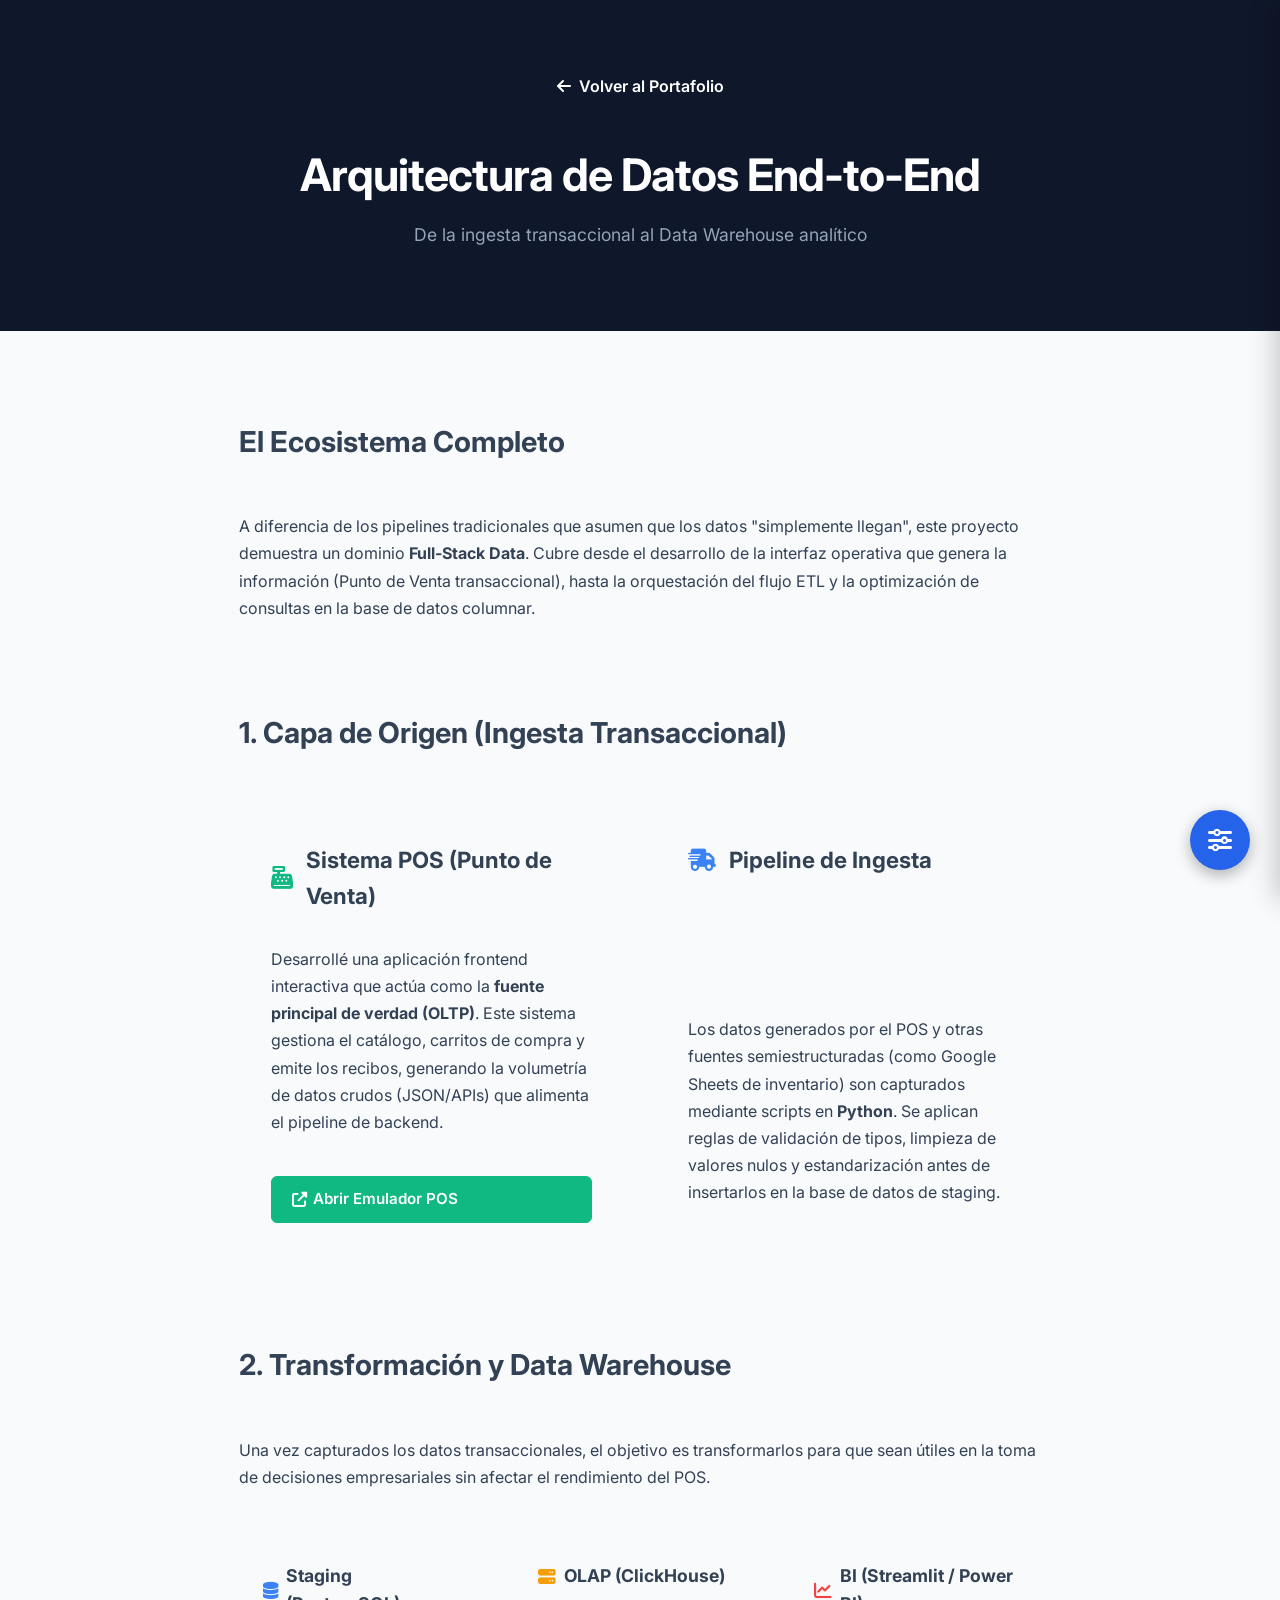
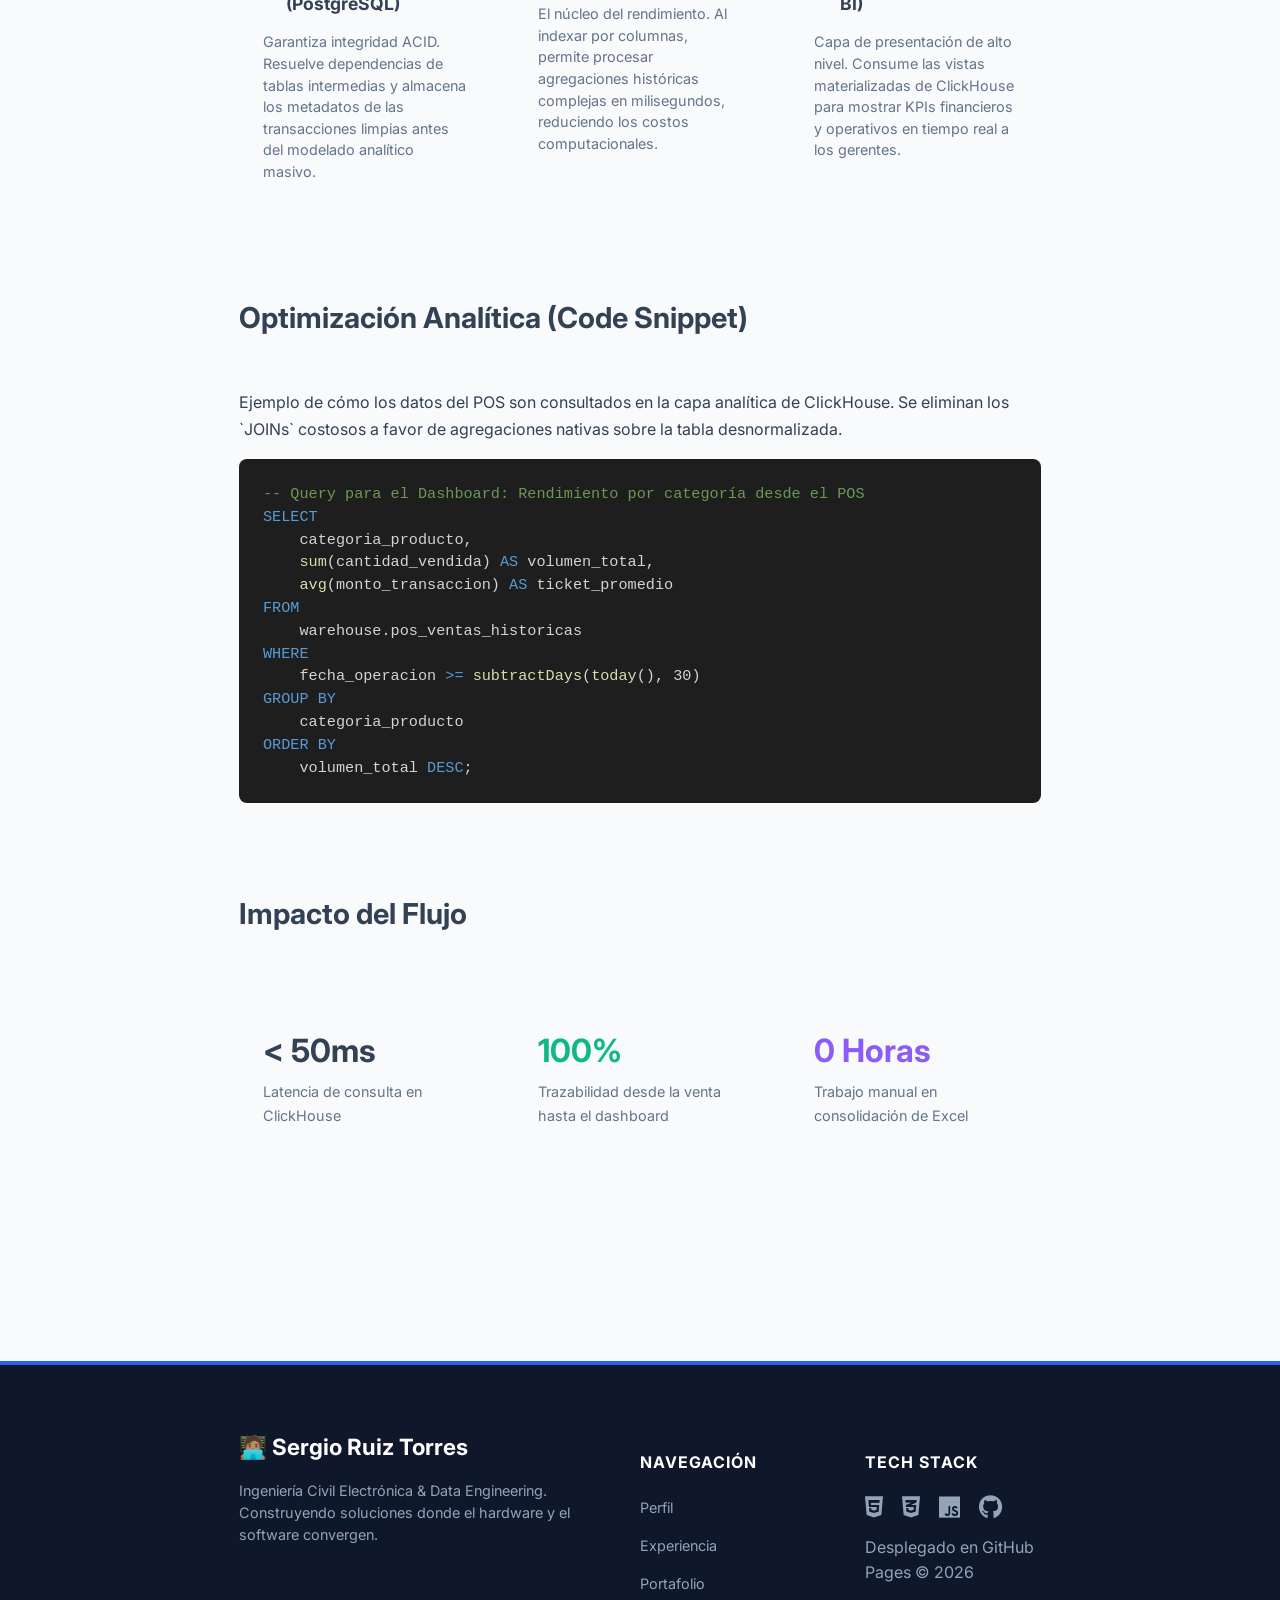
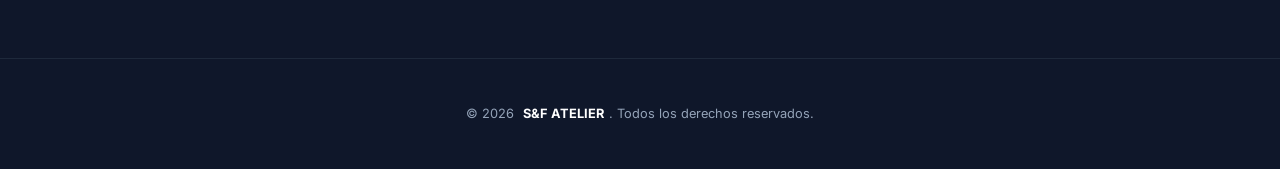
<file: data-pipeline.html>
<!DOCTYPE html>
<html lang="es">
<head>
    <meta charset="UTF-8">
    <meta name="viewport" content="width=device-width, initial-scale=1.0">
    <title>Arquitectura de Datos | Sergio Ruiz Torres</title>
    
    <link rel="icon" href="data:image/svg+xml,<svg xmlns=%22http://www.w3.org/2000/svg%22 viewBox=%220 0 100 100%22><text y=%22.9em%22 font-size=%2280%22>👨🏽‍💻</text></svg>">
    <link href="https://fonts.googleapis.com/css2?family=Inter:wght@300;400;600;700&family=Fira+Code:wght@400;600&display=swap" rel="stylesheet">
    <link rel="stylesheet" href="https://cdnjs.cloudflare.com/ajax/libs/font-awesome/6.5.1/css/all.min.css">
    <link rel="stylesheet" href="style.css">
    
    <style>
        .page-content { padding-top: 2rem; padding-bottom: 4rem; }
        .content-section { margin-bottom: 4rem; }
        .content-section h2 { color: var(--primary-color); margin-bottom: 1.5rem; font-size: 1.8rem; border-bottom: 2px solid var(--border-color); padding-bottom: 0.5rem; }
        .content-section p { color: var(--text-color); line-height: 1.7; margin-bottom: 1rem; }
        
        .btn-back { display: inline-flex; align-items: center; gap: 0.5rem; color: var(--primary-color); text-decoration: none; font-weight: 600; margin-bottom: 1rem; padding: 0.6rem 1.2rem; background: var(--bg-card); border-radius: 6px; border: 1px solid var(--primary-color); transition: 0.3s; }
        .btn-back:hover { background: var(--primary-color); color: #fff; }

        /* Grid de Integración (POS + Backend) */
        .integration-grid { display: grid; grid-template-columns: 1fr; gap: 2rem; }
        @media (min-width: 768px) { .integration-grid { grid-template-columns: 1fr 1fr; } }
        
        .feature-card { background: var(--bg-card); border: 1px solid var(--border-color); border-radius: 12px; padding: 2rem; transition: transform 0.3s; display: flex; flex-direction: column; justify-content: space-between; }
        .feature-card:hover { transform: translateY(-5px); border-color: var(--primary-color); box-shadow: 0 10px 30px rgba(0,0,0,0.1); }
        .feature-card h3 { font-size: 1.4rem; margin-bottom: 1rem; display: flex; align-items: center; gap: 0.8rem; }
        
        /* Grid de Arquitectura (Eficiente y minimalista) */
        .architecture-grid { display: grid; grid-template-columns: repeat(auto-fit, minmax(240px, 1fr)); gap: 1.5rem; margin-top: 1.5rem; }
        .tech-box { background: var(--bg-card); padding: 1.5rem; border-radius: 8px; border: 1px dashed var(--border-color); }
        .tech-box h4 { margin-bottom: 0.8rem; font-size: 1.1rem; display: flex; align-items: center; gap: 0.5rem; }
        .tech-box p { font-size: 0.9rem; color: var(--text-muted); line-height: 1.5; margin: 0; }

        /* KPIs */
        .metrics-grid { display: grid; grid-template-columns: repeat(auto-fit, minmax(200px, 1fr)); gap: 1.5rem; }
        .metric-card { background: var(--bg-card); padding: 1.5rem; border-radius: 8px; border-left: 4px solid var(--primary-color); }
        .metric-card h3 { font-size: 2rem; margin-bottom: 0.2rem; color: var(--primary-color); }
        .metric-card p { font-size: 0.9rem; margin: 0; color: var(--text-muted); }
    </style>
</head>
<body>

    <button class="fab-main" id="settings-btn" title="Abrir Panel de Control">
        <i class="fa-solid fa-sliders"></i>
    </button>
    <div class="settings-overlay" id="settings-overlay"></div>
    <aside class="settings-panel" id="settings-panel">
        <div class="settings-header">
            <h3><i class="fa-solid fa-gear"></i> Panel de Control</h3>
            <button id="close-settings" class="close-btn"><i class="fa-solid fa-xmark"></i></button>
        </div>
        <div class="settings-content">
            <div class="settings-section">
                <h4>Apariencia</h4>
                <div class="toggle-container">
                    <span>Claro</span>
                    <label class="switch">
                        <input type="checkbox" id="theme-toggle-switch">
                        <span class="slider round"></span>
                    </label>
                    <span>Oscuro</span>
                </div>
            </div>
        </div>
    </aside>

    <header>
        <div class="container">
            <a href="index.html#projects" class="btn-back"><i class="fa-solid fa-arrow-left"></i> Volver al Portafolio</a>
            <h1 style="margin-top: 15px;">Arquitectura de Datos End-to-End</h1>
            <p class="subtitle typing-text">De la ingesta transaccional al Data Warehouse analítico</p>
        </div>
    </header>

    <main class="container page-content">
        
        <section class="content-section">
            <h2>El Ecosistema Completo</h2>
            <p>A diferencia de los pipelines tradicionales que asumen que los datos "simplemente llegan", este proyecto demuestra un dominio <strong>Full-Stack Data</strong>. Cubre desde el desarrollo de la interfaz operativa que genera la información (Punto de Venta transaccional), hasta la orquestación del flujo ETL y la optimización de consultas en la base de datos columnar.</p>
        </section>

        <section class="content-section">
            <h2>1. Capa de Origen (Ingesta Transaccional)</h2>
            <div class="integration-grid">
                
                <div class="feature-card">
                    <h3><i class="fa-solid fa-cash-register" style="color: #10b981;"></i> Sistema POS (Punto de Venta)</h3>
                    <p>Desarrollé una aplicación frontend interactiva que actúa como la <strong>fuente principal de verdad (OLTP)</strong>. Este sistema gestiona el catálogo, carritos de compra y emite los recibos, generando la volumetría de datos crudos (JSON/APIs) que alimenta el pipeline de backend.</p>
                    <div style="margin-top: 1.5rem;">
                        <a href="pos-demo.html" class="btn-primary" target="_blank" style="background-color: #10b981; border-color: #10b981; color: #fff; padding: 10px 20px; font-size: 0.95rem;">
                            <i class="fa-solid fa-up-right-from-square"></i> Abrir Emulador POS
                        </a>
                    </div>
                </div>

                <div class="feature-card">
                    <h3><i class="fa-solid fa-truck-fast" style="color: #3b82f6;"></i> Pipeline de Ingesta</h3>
                    <p>Los datos generados por el POS y otras fuentes semiestructuradas (como Google Sheets de inventario) son capturados mediante scripts en <strong>Python</strong>. Se aplican reglas de validación de tipos, limpieza de valores nulos y estandarización antes de insertarlos en la base de datos de staging.</p>
                </div>

            </div>
        </section>

        <section class="content-section">
            <h2>2. Transformación y Data Warehouse</h2>
            <p>Una vez capturados los datos transaccionales, el objetivo es transformarlos para que sean útiles en la toma de decisiones empresariales sin afectar el rendimiento del POS.</p>
            
            <div class="architecture-grid">
                <div class="tech-box">
                    <h4><i class="fa-solid fa-database" style="color: #3b82f6;"></i> Staging (PostgreSQL)</h4>
                    <p>Garantiza integridad ACID. Resuelve dependencias de tablas intermedias y almacena los metadatos de las transacciones limpias antes del modelado analítico masivo.</p>
                </div>
                <div class="tech-box">
                    <h4><i class="fa-solid fa-server" style="color: #f59e0b;"></i> OLAP (ClickHouse)</h4>
                    <p>El núcleo del rendimiento. Al indexar por columnas, permite procesar agregaciones históricas complejas en milisegundos, reduciendo los costos computacionales.</p>
                </div>
                <div class="tech-box">
                    <h4><i class="fa-solid fa-chart-line" style="color: #ef4444;"></i> BI (Streamlit / Power BI)</h4>
                    <p>Capa de presentación de alto nivel. Consume las vistas materializadas de ClickHouse para mostrar KPIs financieros y operativos en tiempo real a los gerentes.</p>
                </div>
            </div>
        </section>

        <section class="content-section">
            <h2>Optimización Analítica (Code Snippet)</h2>
            <p>Ejemplo de cómo los datos del POS son consultados en la capa analítica de ClickHouse. Se eliminan los `JOINs` costosos a favor de agregaciones nativas sobre la tabla desnormalizada.</p>
            <div style="background: #1e1e1e; padding: 1.5rem; border-radius: 8px; overflow-x: auto; font-family: 'Fira Code', monospace; font-size: 0.95rem; border-left: 4px solid var(--primary-color);">
<pre style="color: #d4d4d4; margin: 0; line-height: 1.5;">
<span style="color: #6a9955;">-- Query para el Dashboard: Rendimiento por categoría desde el POS</span>
<span style="color: #569cd6;">SELECT</span> 
    categoria_producto,
    <span style="color: #dcdcaa;">sum</span>(cantidad_vendida) <span style="color: #569cd6;">AS</span> volumen_total,
    <span style="color: #dcdcaa;">avg</span>(monto_transaccion) <span style="color: #569cd6;">AS</span> ticket_promedio
<span style="color: #569cd6;">FROM</span> 
    warehouse.pos_ventas_historicas
<span style="color: #569cd6;">WHERE</span> 
    fecha_operacion <span style="color: #569cd6;">&gt;=</span> <span style="color: #dcdcaa;">subtractDays</span>(<span style="color: #dcdcaa;">today</span>(), 30)
<span style="color: #569cd6;">GROUP BY</span> 
    categoria_producto
<span style="color: #569cd6;">ORDER BY</span> 
    volumen_total <span style="color: #569cd6;">DESC</span>;
</pre>
            </div>
        </section>

        <section class="content-section">
            <h2>Impacto del Flujo</h2>
            <div class="metrics-grid">
                <div class="metric-card">
                    <h3>&lt; 50ms</h3>
                    <p>Latencia de consulta en ClickHouse</p>
                </div>
                <div class="metric-card" style="border-color: #10b981;">
                    <h3 style="color: #10b981;">100%</h3>
                    <p>Trazabilidad desde la venta hasta el dashboard</p>
                </div>
                <div class="metric-card" style="border-color: #8b5cf6;">
                    <h3 style="color: #8b5cf6;">0 Horas</h3>
                    <p>Trabajo manual en consolidación de Excel</p>
                </div>
            </div>
        </section>

    </main>

    <footer class="main-footer">
        <div class="container footer-grid">
            
            <div class="footer-brand">
                <span class="footer-logo">🧑🏽‍💻 Sergio Ruiz Torres</span>
                <p>Ingeniería Civil Electrónica & Data Engineering. Construyendo soluciones donde el hardware y el software convergen.</p>
            </div>

            <div class="footer-links">
                <h4>Navegación</h4>
                <ul>
                    <li><a href="index.html#about">Perfil</a></li>
                    <li><a href="index.html#experience">Experiencia</a></li>
                    <li><a href="index.html#projects">Portafolio</a></li>
                </ul>
            </div>

            <div class="footer-tech">
                <h4>Tech Stack</h4>
                <div class="tech-icons-mini">
                    <i class="fa-brands fa-html5" title="HTML5"></i>
                    <i class="fa-brands fa-css3-alt" title="CSS3"></i>
                    <i class="fa-brands fa-js" title="JavaScript"></i>
                    <i class="fa-brands fa-github" title="GitHub Pages"></i>
                </div>
                <p>Desplegado en GitHub Pages © 2026</p>
            </div>

        </div>
        
        <div class="footer-bottom">
            <p>© 2026 <a href="https://linktr.ee/SyF_Atelier" target="_blank" class="footer-brand-link">S&F ATELIER</a>. Todos los derechos reservados.</p>
        </div>
    </footer>

    <script src="script.js"></script>

</body>
</html>
</file>
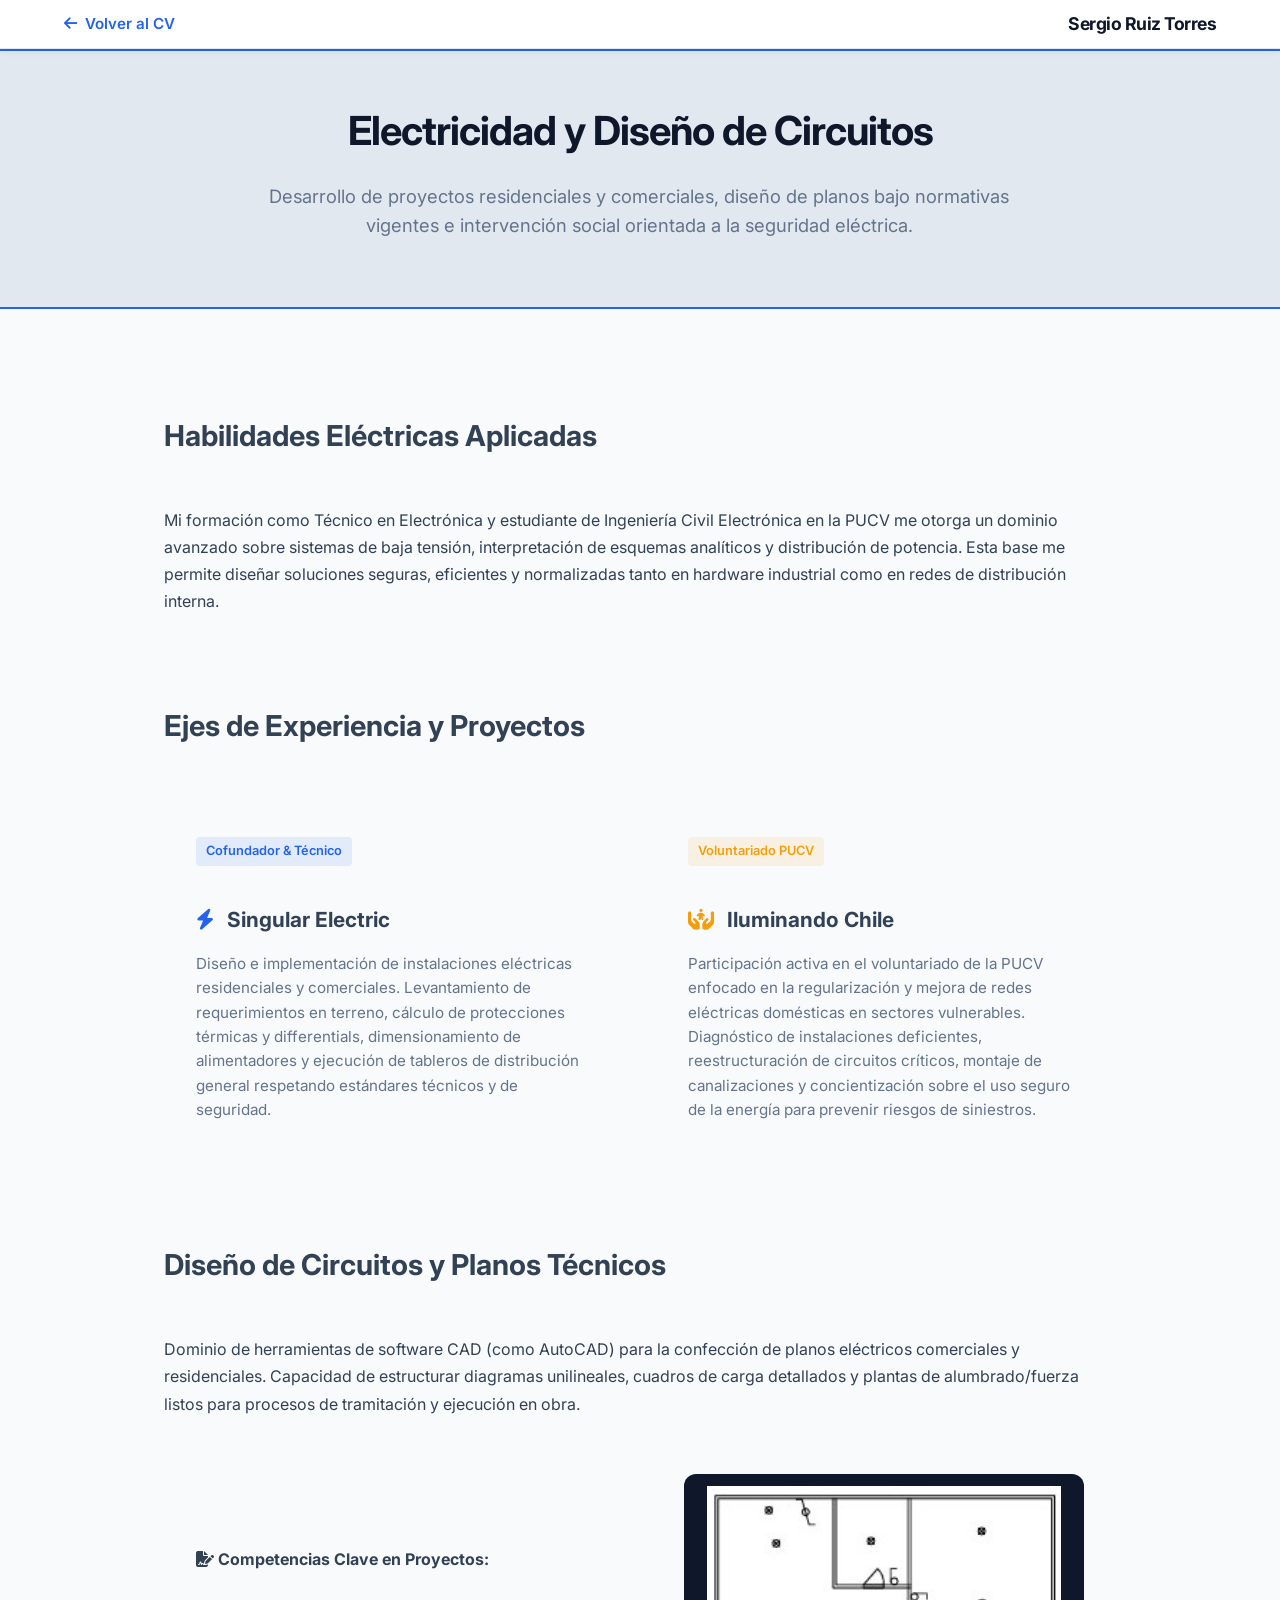
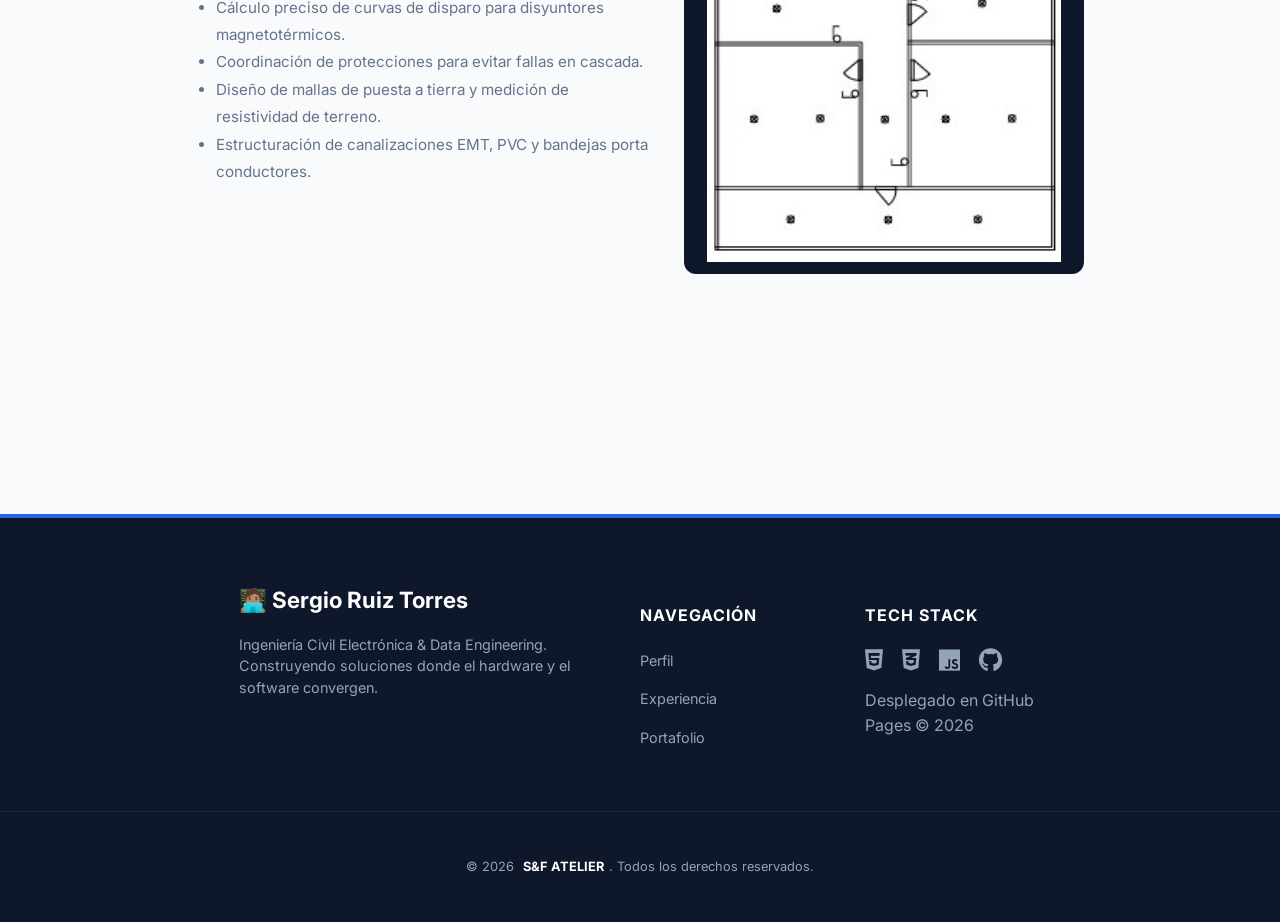
<file: electrical.html>
<!DOCTYPE html>
<html lang="es">
<head>
    <meta charset="UTF-8">
    <meta name="viewport" content="width=device-width, initial-scale=1.0">
    <title>Electricidad | Sergio Ruiz Torres</title>
    
    <link rel="icon" href="data:image/svg+xml,<svg xmlns=%22http://www.w3.org/2000/svg%22 viewBox=%220 0 100 100%22><text y=%22.9em%22 font-size=%2280%22>⚡</text></svg>">
    <link href="https://fonts.googleapis.com/css2?family=Inter:wght@300;400;600;700&display=swap" rel="stylesheet">
    <link rel="stylesheet" href="https://cdnjs.cloudflare.com/ajax/libs/font-awesome/6.5.1/css/all.min.css">
    <link rel="stylesheet" href="style.css">

    <style>
        .page-content { padding-top: 2rem; padding-bottom: 4rem; }
        .content-section { margin-bottom: 4rem; }
        .content-section h2 { color: var(--primary-color); margin-bottom: 1.5rem; font-size: 1.8rem; border-bottom: 2px solid var(--border-color); padding-bottom: 0.5rem; }
        .content-section p { color: var(--text-color); line-height: 1.7; margin-bottom: 1rem; }
        
        .btn-back { display: inline-flex; align-items: center; gap: 0.5rem; color: var(--primary-color); text-decoration: none; font-weight: 600; margin-bottom: 1rem; padding: 0.6rem 1.2rem; background: var(--bg-card); border-radius: 6px; border: 1px solid var(--primary-color); transition: 0.3s; }
        .btn-back:hover { background: var(--primary-color); color: #fff; }

        .electric-grid { display: grid; grid-template-columns: 1fr; gap: 2rem; margin-top: 1.5rem; }
        @media (min-width: 768px) { .electric-grid { grid-template-columns: 1fr 1fr; } }
        
        .electric-card { background: var(--bg-card); border: 1px solid var(--border-color); border-radius: 12px; padding: 2rem; transition: transform 0.3s; }
        .electric-card:hover { transform: translateY(-5px); border-color: var(--primary-color); }
        .electric-card h3 { font-size: 1.3rem; margin-bottom: 1rem; display: flex; align-items: center; gap: 0.8rem; color: var(--text-color); }
        .electric-card p { font-size: 0.95rem; color: var(--text-muted); line-height: 1.6; margin: 0; }
        
        .badge-volt { background: rgba(245, 158, 11, 0.1); color: #f59e0b; padding: 4px 10px; border-radius: 4px; font-size: 0.8rem; font-weight: 600; display: inline-block; margin-bottom: 1rem; }
        .badge-singular { background: rgba(37, 99, 235, 0.1); color: #2563eb; padding: 4px 10px; border-radius: 4px; font-size: 0.8rem; font-weight: 600; display: inline-block; margin-bottom: 1rem; }

        /* Contenedor optimizado para planos o imágenes cuadradas sin distorsión */
        .square-media-container {
            flex: 1;
            min-width: 280px;
            max-width: 400px;
            width: 100%;
            aspect-ratio: 1 / 1;
            background: #0f172a;
            border: 1px solid var(--border-color);
            border-radius: 12px;
            overflow: hidden;
            display: flex;
            justify-content: center;
            align-items: center;
            margin: 0 auto;
        }
        .square-media-container img {
            width: 100%;
            height: 100%;
            object-fit: contain;
            padding: 12px;
            transition: transform 0.3s ease;
        }
        .square-media-container:hover img {
            transform: scale(1.02);
        }
    </style>
</head>
<body>

    <nav class="nav-case-study">
        <div class="nav-container">
            <a href="index.html#projects" class="back-link">
                <i class="fa-solid fa-arrow-left"></i> <span>Volver al CV</span>
            </a>
            <span class="nav-brand">Sergio Ruiz Torres</span>
        </div>
    </nav>

    <header style="background: var(--accent); padding: 3rem 1rem; border-top: 2px solid var(--primary); border-bottom: 2px solid var(--primary); margin-bottom: 3rem;">
        <div class="container">
            <h1 style="color: var(--dark); font-size: 2.5rem; margin-bottom: 10px;">Electricidad y Diseño de Circuitos</h1>
            <p style="color: var(--text-muted); font-size: 1.15rem; max-width: 800px;">Desarrollo de proyectos residenciales y comerciales, diseño de planos bajo normativas vigentes e intervención social orientada a la seguridad eléctrica.</p>
        </div>
    </header>

    <main class="container page-content" style="max-width: 1000px;">
        
        <section class="content-section">
            <h2>Habilidades Eléctricas Aplicadas</h2>
            <p>Mi formación como Técnico en Electrónica y estudiante de Ingeniería Civil Electrónica en la PUCV me otorga un dominio avanzado sobre sistemas de baja tensión, interpretación de esquemas analíticos y distribución de potencia. Esta base me permite diseñar soluciones seguras, eficientes y normalizadas tanto en hardware industrial como en redes de distribución interna.</p>
        </section>

        <section class="content-section">
            <h2>Ejes de Experiencia y Proyectos</h2>
            <div class="electric-grid">
                
                <div class="electric-card">
                    <span class="badge-singular">Cofundador & Técnico</span>
                    <h3><i class="fa-solid fa-bolt" style="color: #2563eb;"></i> Singular Electric</h3>
                    <p>Diseño e implementación de instalaciones eléctricas residenciales y comerciales. Levantamiento de requerimientos en terreno, cálculo de protecciones térmicas y differentials, dimensionamiento de alimentadores y ejecución de tableros de distribución general respetando estándares técnicos y de seguridad.</p>
                </div>

                <div class="electric-card">
                    <span class="badge-volt">Voluntariado PUCV</span>
                    <h3><i class="fa-solid fa-hands-holding-child" style="color: #f59e0b;"></i> Iluminando Chile</h3>
                    <p>Participación activa en el voluntariado de la PUCV enfocado en la regularización y mejora de redes eléctricas domésticas en sectores vulnerables. Diagnóstico de instalaciones deficientes, reestructuración de circuitos críticos, montaje de canalizaciones y concientización sobre el uso seguro de la energía para prevenir riesgos de siniestros.</p>
                </div>

            </div>
        </section>

        <section class="content-section">
            <h2>Diseño de Circuitos y Planos Técnicos</h2>
            <p>Dominio de herramientas de software CAD (como AutoCAD) para la confección de planos eléctricos comerciales y residenciales. Capacidad de estructurar diagramas unilineales, cuadros de carga detallados y plantas de alumbrado/fuerza listos para procesos de tramitación y ejecución en obra.</p>
            
            <div style="background: var(--bg-card); border: 1px solid var(--border-color); border-radius: 12px; padding: 2rem; margin-top: 1.5rem; display: flex; flex-wrap: wrap; gap: 2rem; align-items: center;">
                <div style="flex: 1; min-width: 280px;">
                    <h4 style="margin-top:0; color: var(--text-color);"><i class="fa-solid fa-file-signature"></i> Competencias Clave en Proyectos:</h4>
                    <ul style="color: var(--text-muted); font-size: 0.95rem; line-height: 1.8; padding-left: 20px; margin-top: 10px;">
                        <li>Cálculo preciso de curvas de disparo para disyuntores magnetotérmicos.</li>
                        <li>Coordinación de protecciones para evitar fallas en cascada.</li>
                        <li>Diseño de mallas de puesta a tierra y medición de resistividad de terreno.</li>
                        <li>Estructuración de canalizaciones EMT, PVC y bandejas porta conductores.</li>
                    </ul>
                </div>
                
                <div class="square-media-container">
                    <img src="assets/Planos.jpeg" alt="Planta de Alumbrado y Diagrama Unilineal CAD">
                </div>
            </div>
        </section>

    </main>

    <footer class="main-footer">
        <div class="container footer-grid">
            
            <div class="footer-brand">
                <span class="footer-logo">🧑🏽‍💻 Sergio Ruiz Torres</span>
                <p>Ingeniería Civil Electrónica & Data Engineering. Construyendo soluciones donde el hardware y el software convergen.</p>
            </div>

            <div class="footer-links">
                <h4>Navegación</h4>
                <ul>
                    <li><a href="index.html#about">Perfil</a></li>
                    <li><a href="index.html#experience">Experiencia</a></li>
                    <li><a href="index.html#projects">Portafolio</a></li>
                </ul>
            </div>

            <div class="footer-tech">
                <h4>Tech Stack</h4>
                <div class="tech-icons-mini">
                    <i class="fa-brands fa-html5" title="HTML5"></i>
                    <i class="fa-brands fa-css3-alt" title="CSS3"></i>
                    <i class="fa-brands fa-js" title="JavaScript"></i>
                    <i class="fa-brands fa-github" title="GitHub Pages"></i>
                </div>
                <p>Desplegado en GitHub Pages © 2026</p>
            </div>

        </div>
        
        <div class="footer-bottom">
            <p>© 2026 <a href="https://linktr.ee/SyF_Atelier" target="_blank" class="footer-brand-link">S&F ATELIER</a>. Todos los derechos reservados.</p>
        </div>
    </footer>

    <script src="script.js"></script>

</body>
</html>
</file>
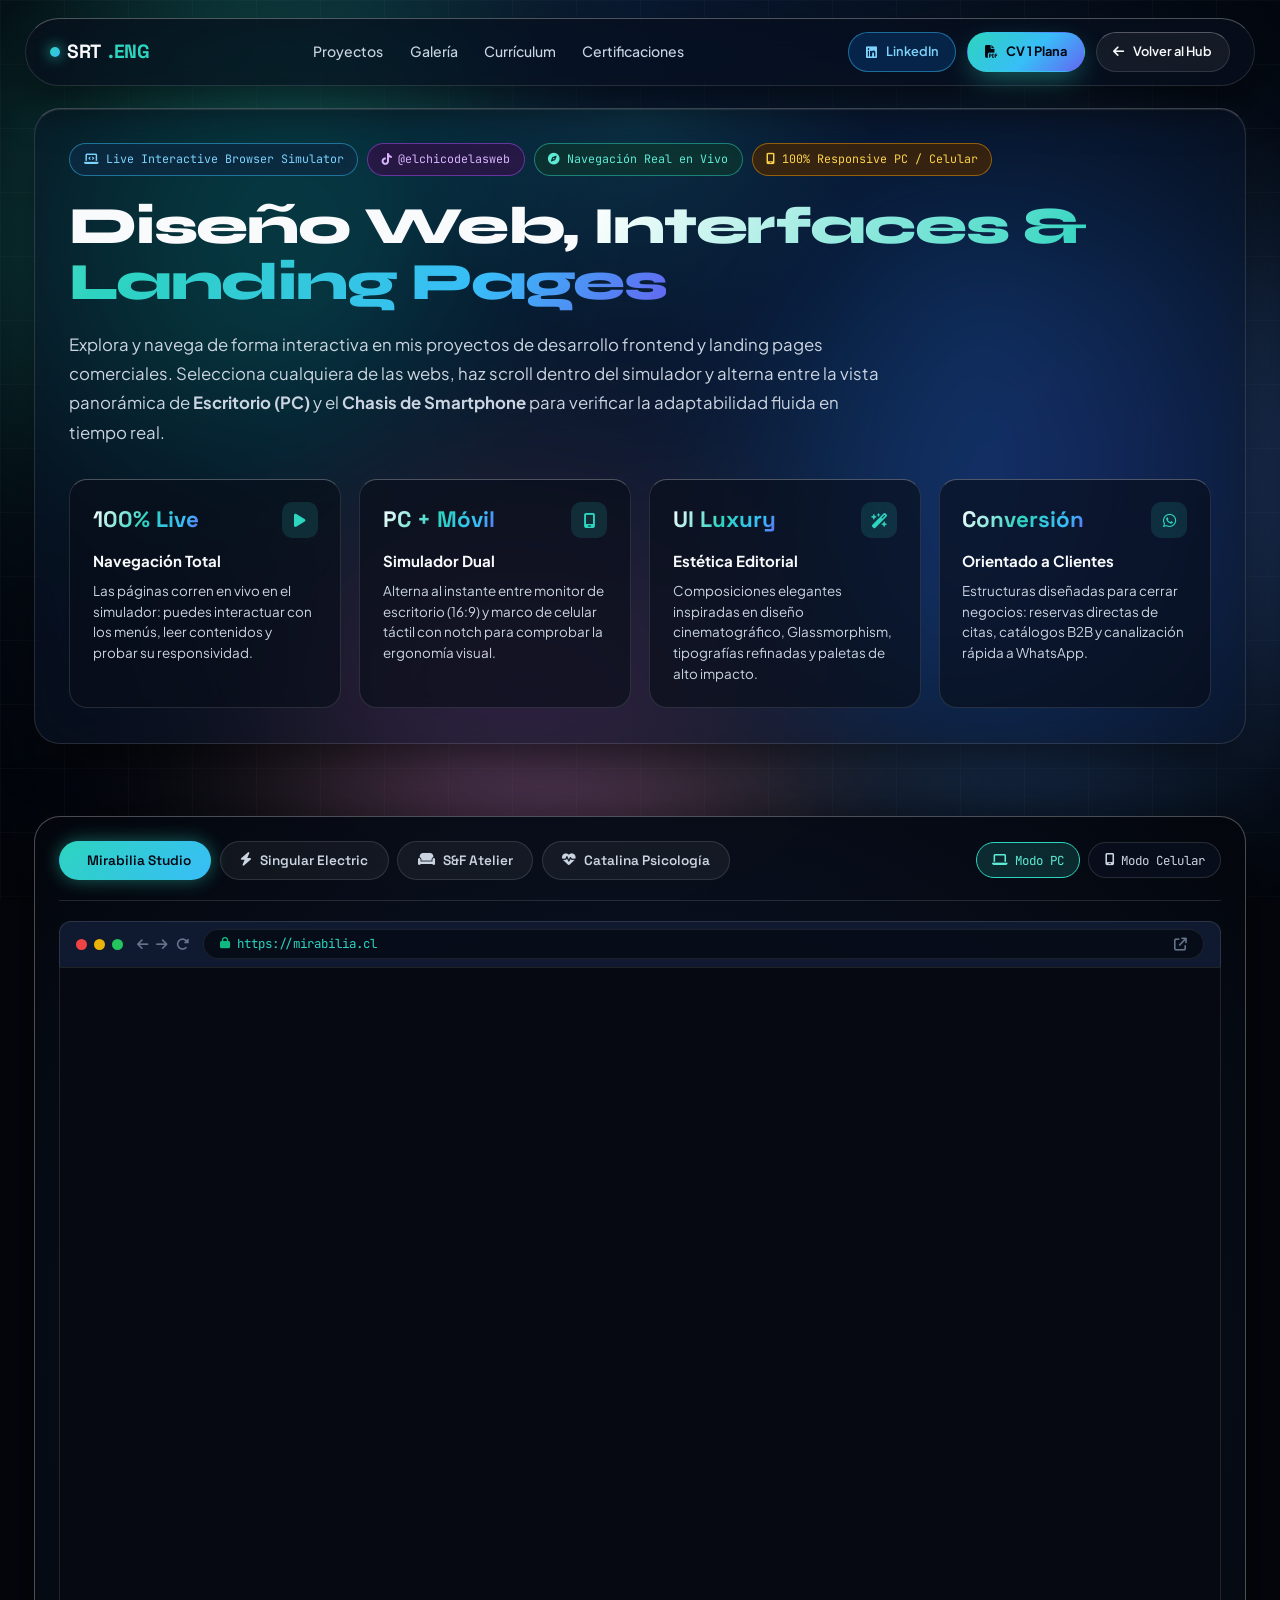
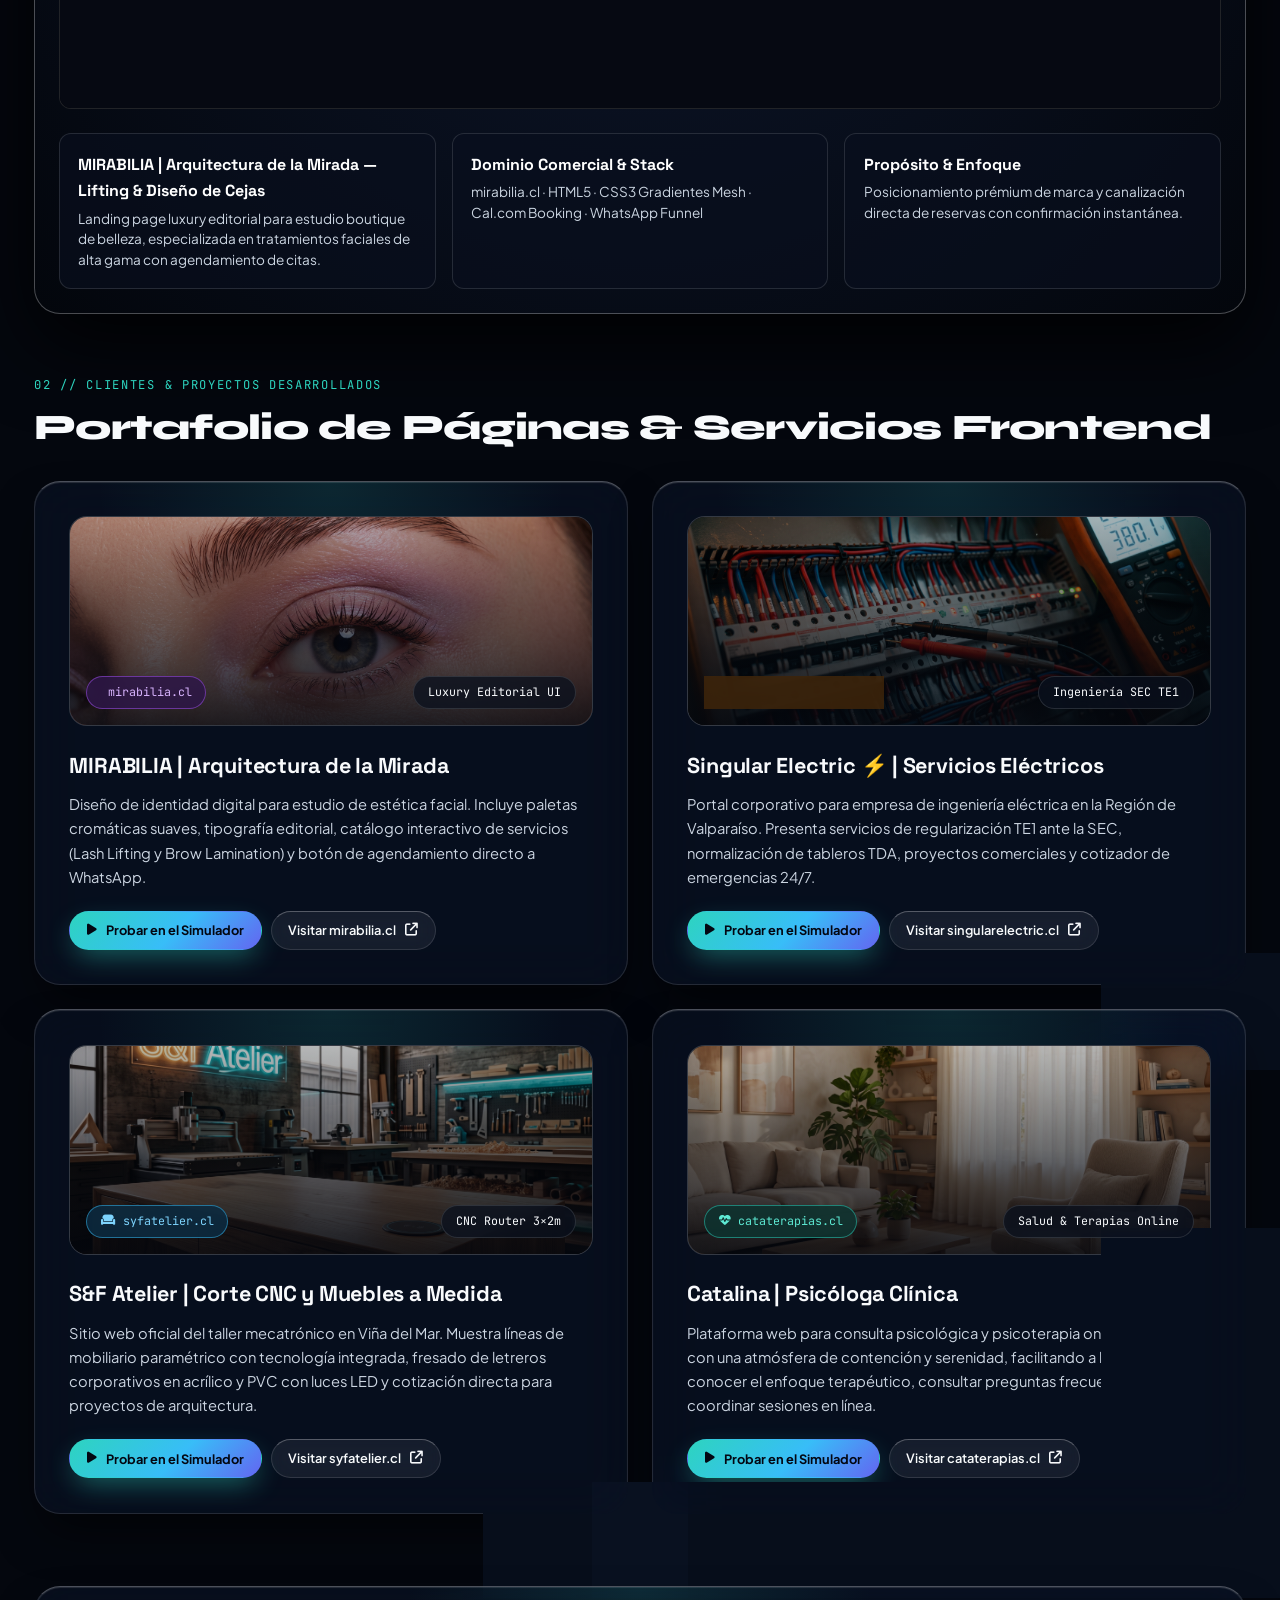
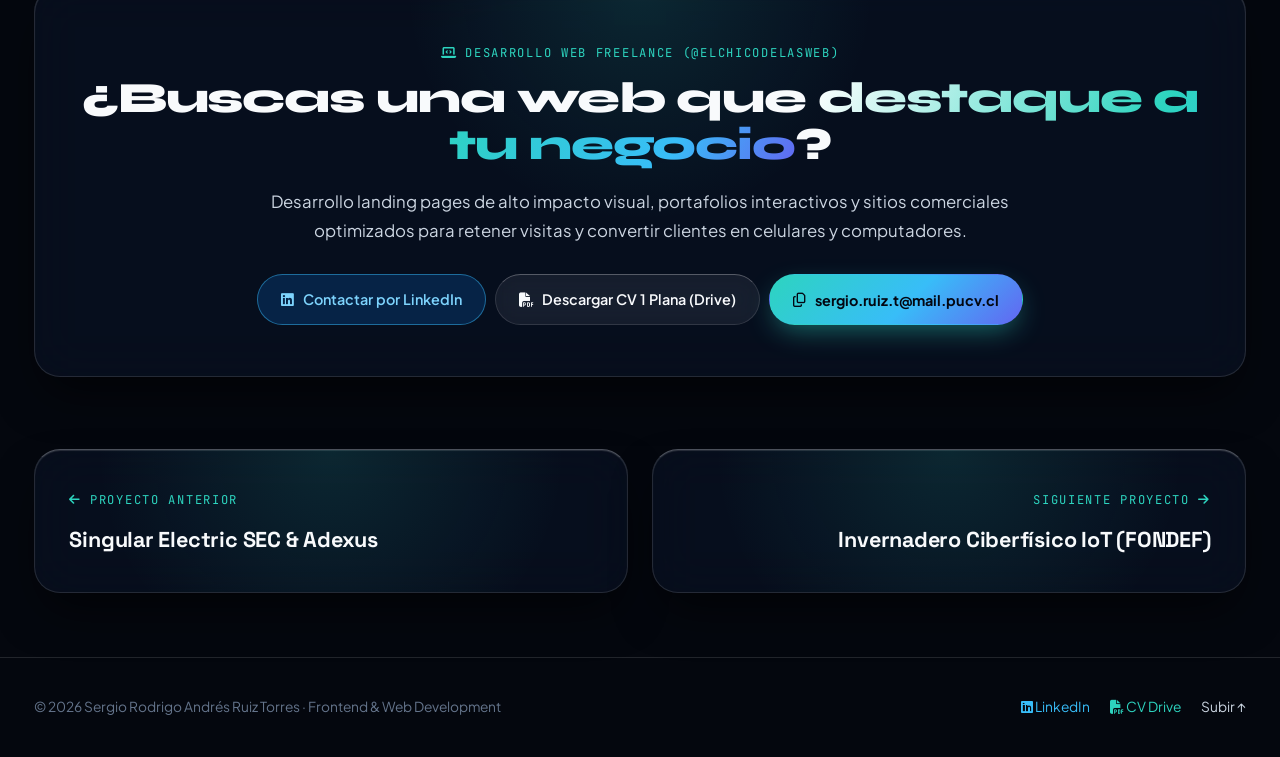
<file: proyecto-interfaces-web.html>
<!DOCTYPE html>
<html lang="es">
<head>
  <meta charset="UTF-8" />
  <meta name="viewport" content="width=device-width, initial-scale=1.0" />
  <title>Laboratorio de Interfaces Web & Frontend | Sergio Ruiz Torres</title>
  <meta name="description" content="Simulador interactivo en vivo de aplicaciones web y landing pages desarrolladas por Sergio Ruiz Torres (@elchicodelasweb). Explora y navega las webs en vivo para PC y móvil." />
  <link rel="stylesheet" href="https://cdnjs.cloudflare.com/ajax/libs/font-awesome/6.5.1/css/all.min.css" />
  <link rel="stylesheet" href="styles.css" />
  <style>
    /* ==========================================================================
       SIMULADOR LIVE IFRAME ENGINE (DESKTOP & MOBILE EMULATOR)
       ========================================================================== */
    .browser-stage-container {
      background: radial-gradient(circle at center, rgba(15, 25, 48, 0.95) 0%, rgba(3, 6, 12, 0.98) 100%);
      border: 1px solid var(--glass-border-top);
      border-radius: var(--radius-xl);
      padding: 1.5rem;
      box-shadow: 0 30px 80px rgba(0, 0, 0, 0.85);
      margin-bottom: 3.5rem;
    }

    .project-selector-toolbar {
      display: flex;
      justify-content: space-between;
      align-items: center;
      flex-wrap: wrap;
      gap: 1rem;
      padding-bottom: 1.25rem;
      border-bottom: 1px solid var(--glass-border);
      margin-bottom: 1.25rem;
    }

    .project-tabs-group {
      display: flex;
      flex-wrap: wrap;
      gap: 0.55rem;
    }

    .project-tab-btn {
      padding: 0.62rem 1.2rem;
      border-radius: var(--radius-pill);
      background: rgba(255, 255, 255, 0.05);
      border: 1px solid var(--glass-border);
      color: var(--text-secondary);
      font-family: var(--font-metric);
      font-size: 0.85rem;
      font-weight: 600;
      cursor: pointer;
      display: inline-flex;
      align-items: center;
      gap: 0.5rem;
      transition: all 0.22s ease;
    }

    .project-tab-btn:hover {
      color: #ffffff;
      border-color: var(--feral-mint);
    }

    .project-tab-btn.active {
      background: linear-gradient(135deg, var(--feral-mint), var(--feral-cyan));
      color: #030712;
      border-color: transparent;
      box-shadow: 0 0 18px rgba(45, 212, 191, 0.45);
    }

    .viewport-controls-group {
      display: flex;
      align-items: center;
      gap: 0.5rem;
    }

    .viewport-btn {
      padding: 0.52rem 0.95rem;
      border-radius: var(--radius-pill);
      background: rgba(10, 16, 30, 0.8);
      border: 1px solid var(--glass-border);
      color: var(--text-secondary);
      font-family: var(--font-mono);
      font-size: 0.78rem;
      cursor: pointer;
      display: inline-flex;
      align-items: center;
      gap: 0.45rem;
      transition: all 0.2s ease;
    }

    .viewport-btn.active,
    .viewport-btn:hover {
      background: rgba(45, 212, 191, 0.16);
      border-color: var(--feral-mint);
      color: #5eead4;
    }

    /* Barra del Navegador Emulado */
    .browser-chrome-bar {
      height: 46px;
      background: rgba(18, 28, 52, 0.88);
      border-radius: var(--radius-md) var(--radius-md) 0 0;
      border: 1px solid var(--glass-border);
      border-bottom: none;
      display: flex;
      align-items: center;
      padding: 0 1rem;
      gap: 0.85rem;
    }

    .window-controls-dots {
      display: flex;
      gap: 7px;
    }

    .window-dot {
      width: 11px;
      height: 11px;
      border-radius: 50%;
    }

    .dot-close { background: #ef4444; }
    .dot-minimize { background: #eab308; }
    .dot-expand { background: #22c55e; }

    .browser-nav-actions {
      display: flex;
      align-items: center;
      gap: 0.55rem;
      color: var(--text-muted);
      font-size: 0.82rem;
    }

    .browser-action-icon {
      cursor: pointer;
      transition: color 0.2s ease;
    }

    .browser-action-icon:hover {
      color: var(--feral-mint);
    }

    .browser-url-input {
      flex: 1;
      height: 30px;
      background: rgba(5, 9, 18, 0.75);
      border: 1px solid rgba(255, 255, 255, 0.09);
      border-radius: 999px;
      padding: 0 1rem;
      display: flex;
      align-items: center;
      justify-content: space-between;
      font-family: var(--font-mono);
      font-size: 0.78rem;
      color: var(--feral-mint);
    }

    .browser-url-text {
      display: flex;
      align-items: center;
      gap: 0.45rem;
      overflow: hidden;
      text-overflow: ellipsis;
      white-space: nowrap;
    }

    .browser-url-text i {
      color: var(--feral-emerald);
      font-size: 0.72rem;
    }

    .browser-external-link {
      color: var(--text-muted);
      transition: color 0.2s ease;
      font-size: 0.8rem;
    }

    .browser-external-link:hover {
      color: #ffffff;
    }

    /* Escenario donde corre el Iframe */
    .viewport-stage {
      display: flex;
      justify-content: center;
      align-items: flex-start;
      background: #020409;
      border: 1px solid var(--glass-border);
      border-radius: 0 0 var(--radius-md) var(--radius-md);
      overflow: hidden;
      min-height: 720px;
      position: relative;
      transition: all 0.35s cubic-bezier(0.22, 1, 0.36, 1);
    }

    /* Modo Desktop (Monitor PC) */
    .viewport-stage.mode-desktop {
      padding: 0;
    }

    .viewport-stage.mode-desktop .live-embedded-frame {
      width: 100%;
      height: 740px;
      border: none;
      display: block;
      background: #060912;
    }

    /* Modo Mobile (Smartphone con chasis y notch) */
    .viewport-stage.mode-mobile {
      padding: 2.5rem 1rem;
      background: radial-gradient(circle at center, #0c1527 0%, #020409 100%);
    }

    .viewport-stage.mode-mobile .mobile-device-chassis {
      width: 385px;
      height: 750px;
      border-radius: 44px;
      border: 11px solid #1e293b;
      box-shadow: 0 25px 75px rgba(0, 0, 0, 0.92), 0 0 32px rgba(45, 212, 191, 0.22);
      background: #000000;
      position: relative;
      overflow: hidden;
      display: flex;
      flex-direction: column;
    }

    .mobile-speaker-notch {
      width: 130px;
      height: 22px;
      background: #1e293b;
      position: absolute;
      top: 0;
      left: 50%;
      transform: translateX(-50%);
      border-bottom-left-radius: 14px;
      border-bottom-right-radius: 14px;
      z-index: 10;
      display: flex;
      align-items: center;
      justify-content: center;
    }

    .speaker-slot {
      width: 44px;
      height: 4px;
      border-radius: 999px;
      background: #0b1120;
    }

    .camera-lens {
      width: 7px;
      height: 7px;
      border-radius: 50%;
      background: #0b1120;
      margin-left: 8px;
    }

    .viewport-stage.mode-mobile .live-embedded-frame {
      width: 100%;
      height: 100%;
      border: none;
      display: block;
      background: #060912;
      padding-top: 18px;
    }

    .project-feature-strip {
      display: grid;
      grid-template-columns: repeat(auto-fit, minmax(260px, 1fr));
      gap: 1rem;
      margin-top: 1.5rem;
    }

    .feature-stat-item {
      background: rgba(10, 16, 30, 0.68);
      border: 1px solid var(--glass-border);
      border-radius: var(--radius-md);
      padding: 1.15rem;
    }

    .feature-stat-item strong {
      display: block;
      font-family: var(--font-metric);
      font-size: 1rem;
      color: #ffffff;
      margin-bottom: 0.25rem;
    }

    .feature-stat-item p {
      font-size: 0.85rem;
      color: var(--text-secondary);
      line-height: 1.5;
    }
  </style>
</head>
<body id="top">
  <div class="feral-canvas" aria-hidden="true">
    <div class="orb orb-1"></div>
    <div class="orb orb-2"></div>
    <div class="orb orb-3"></div>
  </div>
  <div class="cinematic-overlay" aria-hidden="true"></div>

  <!-- Navbar Flotante con LinkedIn y CV Drive -->
  <header class="site-header">
    <div class="nav-glass">
      <a href="index.html" class="brand-logo"><span class="brand-dot"></span> SRT<span style="color: var(--feral-mint);">.ENG</span></a>
      <nav class="main-nav">
        <a href="index.html#proyectos" class="nav-link">Proyectos</a>
        <a href="index.html#galeria" class="nav-link">Galería</a>
        <a href="index.html#curriculum" class="nav-link">Currículum</a>
        <a href="index.html#certificaciones" class="nav-link">Certificaciones</a>
      </nav>
      <div class="nav-actions">
        <a href="https://cl.linkedin.com/in/sergio-ruiz-torres-2b1864398" target="_blank" rel="noopener noreferrer" class="btn btn-linkedin btn-sm"><i class="fa-brands fa-linkedin"></i> LinkedIn</a>
        <a href="https://drive.google.com/file/d/1NDOqKUCmoFVi_YYTsdD74cB_z7mcjdmE/view" target="_blank" rel="noopener noreferrer" class="btn btn-glow btn-sm"><i class="fa-solid fa-file-pdf"></i> CV 1 Plana</a>
        <a href="index.html" class="btn btn-glass btn-sm"><i class="fa-solid fa-arrow-left"></i> Volver al Hub</a>
      </div>
    </div>
  </header>

  <main class="container">
    <!-- Hero Editorial de Servicios Web -->
    <section class="glass-panel tilt-3d section-spacer">
      <div class="pill-row">
        <span class="pill pill-cyan"><i class="fa-solid fa-laptop-code"></i> Live Interactive Browser Simulator</span>
        <span class="pill pill-purple"><i class="fa-brands fa-tiktok"></i> @elchicodelasweb</span>
        <span class="pill pill-mint"><i class="fa-solid fa-compass"></i> Navegación Real en Vivo</span>
        <span class="pill pill-amber"><i class="fa-solid fa-mobile-screen"></i> 100% Responsive PC / Celular</span>
      </div>

      <h1 class="display-title">Diseño Web, <span class="gradient-text">Interfaces &amp; Landing Pages</span></h1>
      <p class="lead-paragraph">
        Explora y navega de forma interactiva en mis proyectos de desarrollo frontend y landing pages comerciales. Selecciona cualquiera de las webs, haz scroll dentro del simulador y alterna entre la vista panorámica de <strong>Escritorio (PC)</strong> y el <strong>Chasis de Smartphone</strong> para verificar la adaptabilidad fluida en tiempo real.
      </p>

      <div class="kpi-bento-4">
        <article class="kpi-card">
          <div class="kpi-top">
            <span class="kpi-metric gradient-text">100% Live</span>
            <span class="kpi-icon"><i class="fa-solid fa-play"></i></span>
          </div>
          <div class="kpi-label">Navegación Total</div>
          <p class="kpi-sub">Las páginas corren en vivo en el simulador: puedes interactuar con los menús, leer contenidos y probar su responsividad.</p>
        </article>

        <article class="kpi-card">
          <div class="kpi-top">
            <span class="kpi-metric gradient-text">PC + Móvil</span>
            <span class="kpi-icon"><i class="fa-solid fa-mobile-screen"></i></span>
          </div>
          <div class="kpi-label">Simulador Dual</div>
          <p class="kpi-sub">Alterna al instante entre monitor de escritorio (16:9) y marco de celular táctil con notch para comprobar la ergonomía visual.</p>
        </article>

        <article class="kpi-card">
          <div class="kpi-top">
            <span class="kpi-metric gradient-text">UI Luxury</span>
            <span class="kpi-icon"><i class="fa-solid fa-wand-magic-sparkles"></i></span>
          </div>
          <div class="kpi-label">Estética Editorial</div>
          <p class="kpi-sub">Composiciones elegantes inspiradas en diseño cinematográfico, Glassmorphism, tipografías refinadas y paletas de alto impacto.</p>
        </article>

        <article class="kpi-card">
          <div class="kpi-top">
            <span class="kpi-metric gradient-text">Conversión</span>
            <span class="kpi-icon"><i class="fa-brands fa-whatsapp"></i></span>
          </div>
          <div class="kpi-label">Orientado a Clientes</div>
          <p class="kpi-sub">Estructuras diseñadas para cerrar negocios: reservas directas de citas, catálogos B2B y canalización rápida a WhatsApp.</p>
        </article>
      </div>
    </section>

    <!-- SIMULADOR INTERACTIVO CON TUS 4 PÁGINAS REALES -->
    <section class="browser-stage-container" id="live-browser-section">
      <!-- Selector de Proyectos + Toggle PC / Celular -->
      <div class="project-selector-toolbar">
        <div class="project-tabs-group" role="tablist">
          <button type="button" class="project-tab-btn active" onclick="loadProjectInFrame('mirabilia', this)">
            <i class="fa-solid fa-sparkles"></i> Mirabilia Studio
          </button>
          <button type="button" class="project-tab-btn" onclick="loadProjectInFrame('singular', this)">
            <i class="fa-solid fa-bolt"></i> Singular Electric
          </button>
          <button type="button" class="project-tab-btn" onclick="loadProjectInFrame('syf', this)">
            <i class="fa-solid fa-couch"></i> S&amp;F Atelier
          </button>
          <button type="button" class="project-tab-btn" onclick="loadProjectInFrame('catalina', this)">
            <i class="fa-solid fa-heart-pulse"></i> Catalina Psicología
          </button>
        </div>

        <div class="viewport-controls-group">
          <button type="button" class="viewport-btn active" id="btn-view-desktop" onclick="setFrameViewport('desktop')">
            <i class="fa-solid fa-laptop"></i> Modo PC
          </button>
          <button type="button" class="viewport-btn" id="btn-view-mobile" onclick="setFrameViewport('mobile')">
            <i class="fa-solid fa-mobile-screen"></i> Modo Celular
          </button>
        </div>
      </div>

      <!-- Barra del Navegador Emulado con Dominios Comerciales Limpios -->
      <div class="browser-chrome-bar">
        <div class="window-controls-dots">
          <span class="window-dot dot-close"></span>
          <span class="window-dot dot-minimize"></span>
          <span class="window-dot dot-expand"></span>
        </div>
        <div class="browser-nav-actions">
          <i class="fa-solid fa-arrow-left browser-action-icon" title="Recargar vista" onclick="reloadLiveFrame()"></i>
          <i class="fa-solid fa-arrow-right browser-action-icon" title="Avanzar"></i>
          <i class="fa-solid fa-rotate-right browser-action-icon" title="Recargar página" onclick="reloadLiveFrame()"></i>
        </div>
        <div class="browser-url-input">
          <span class="browser-url-text" id="live-frame-url">
            <i class="fa-solid fa-lock"></i> https://mirabilia.cl
          </span>
          <a href="https://mirabilia-cl.github.io/Inicio/#" id="live-frame-external-btn" target="_blank" rel="noopener noreferrer" class="browser-external-link" title="Abrir página completa en pestaña nueva">
            <i class="fa-solid fa-arrow-up-right-from-square"></i>
          </a>
        </div>
      </div>

      <!-- Escenario del Iframe interactivo -->
      <div class="viewport-stage mode-desktop" id="viewport-stage">
        <!-- Chasis de Celular con Notch (Activo en Modo Mobile) -->
        <div class="mobile-device-chassis" id="mobile-chassis" style="display: none;">
          <div class="mobile-speaker-notch">
            <div class="speaker-slot"></div>
            <div class="camera-lens"></div>
          </div>
        </div>

        <!-- IFRAME REAL NAVEGABLE -->
        <iframe 
          id="live-embedded-frame" 
          class="live-embedded-frame" 
          src="https://mirabilia-cl.github.io/Inicio/#" 
          title="Simulador Web en Vivo — Sergio Ruiz Torres"
          loading="lazy"
          allow="accelerometer; autoplay; clipboard-write; encrypted-media; gyroscope"
        ></iframe>
      </div>

      <!-- Ficha de Detalles del Proyecto Seleccionado -->
      <div class="project-feature-strip">
        <div class="feature-stat-item">
          <strong id="info-project-name">MIRABILIA | Arquitectura de la Mirada — Lifting &amp; Diseño de Cejas</strong>
          <p id="info-project-desc">Landing page luxury editorial para estudio boutique de belleza, especializada en tratamientos faciales de alta gama con agendamiento de citas.</p>
        </div>
        <div class="feature-stat-item">
          <strong>Dominio Comercial &amp; Stack</strong>
          <p id="info-project-stack">mirabilia.cl · HTML5 · CSS3 Gradientes Mesh · Cal.com Booking · WhatsApp Funnel</p>
        </div>
        <div class="feature-stat-item">
          <strong>Propósito &amp; Enfoque</strong>
          <p id="info-project-goal">Posicionamiento prémium de marca y canalización directa de reservas con confirmación instantánea.</p>
        </div>
      </div>
    </section>

    <!-- FICHAS COMERCIALES DE LOS 4 PROYECTOS CON IMÁGENES 100% COHERENTES -->
    <section class="section-spacer">
      <span class="eyebrow">02 // CLIENTES &amp; PROYECTOS DESARROLLADOS</span>
      <h2 class="section-title">Portafolio de Páginas &amp; Servicios Frontend</h2>

      <div class="projects-grid">
        <!-- 1. Mirabilia (Estética, Pestañas & Cejas) -->
        <article class="glass-panel tilt-3d showcase-card col-span-6">
          <div>
            <div class="showcase-visual">
              <img 
                src="assets/web_mirabilia.jpg" 
                onerror="this.onerror=null;this.src='https://images.unsplash.com/photo-1522337360788-8b13dee7a37e?auto=format&fit=crop&w=1000&q=85';" 
                alt="Mirabilia Lash Lifting y Diseño de Cejas" 
                class="showcase-media" 
              />
              <span class="pill pill-purple"><i class="fa-solid fa-sparkles"></i> mirabilia.cl</span>
              <span class="pill">Luxury Editorial UI</span>
            </div>
            <h3 class="card-heading">MIRABILIA | Arquitectura de la Mirada</h3>
            <p class="card-body-text">
              Diseño de identidad digital para estudio de estética facial. Incluye paletas cromáticas suaves, tipografía editorial, catálogo interactivo de servicios (Lash Lifting y Brow Lamination) y botón de agendamiento directo a WhatsApp.
            </p>
          </div>
          <div class="pill-row" style="margin-bottom: 0;">
            <button type="button" class="btn btn-glow btn-sm" onclick="loadProjectInFrame('mirabilia'); document.getElementById('live-browser-section').scrollIntoView({ behavior: 'smooth' });">
              <i class="fa-solid fa-play"></i> Probar en el Simulador
            </button>
            <a href="https://mirabilia-cl.github.io/Inicio/#" target="_blank" rel="noopener noreferrer" class="btn btn-glass btn-sm">
              Visitar mirabilia.cl <i class="fa-solid fa-arrow-up-right-from-square"></i>
            </a>
          </div>
        </article>

        <!-- 2. Singular Electric (Tableros, Potencia & Electricidad) -->
        <article class="glass-panel tilt-3d showcase-card col-span-6">
          <div>
            <div class="showcase-visual">
              <img 
                src="assets/web_singular.jpg" 
                onerror="this.onerror=null;this.src='https://images.unsplash.com/photo-1621905251189-08b45d6a269e?auto=format&fit=crop&w=1000&q=85';" 
                alt="Singular Electric Instalaciones y Tableros Eléctricos SEC" 
                class="showcase-media" 
              />
              <span class="pill pill-amber"><i class="fa-solid fa-bolt"></i> singularelectric.cl</span>
              <span class="pill">Ingeniería SEC TE1</span>
            </div>
            <h3 class="card-heading">Singular Electric ⚡ | Servicios Eléctricos</h3>
            <p class="card-body-text">
              Portal corporativo para empresa de ingeniería eléctrica en la Región de Valparaíso. Presenta servicios de regularización TE1 ante la SEC, normalización de tableros TDA, proyectos comerciales y cotizador de emergencias 24/7.
            </p>
          </div>
          <div class="pill-row" style="margin-bottom: 0;">
            <button type="button" class="btn btn-glow btn-sm" onclick="loadProjectInFrame('singular'); document.getElementById('live-browser-section').scrollIntoView({ behavior: 'smooth' });">
              <i class="fa-solid fa-play"></i> Probar en el Simulador
            </button>
            <a href="https://syf-atelier.github.io/Flash/" target="_blank" rel="noopener noreferrer" class="btn btn-glass btn-sm">
              Visitar singularelectric.cl <i class="fa-solid fa-arrow-up-right-from-square"></i>
            </a>
          </div>
        </article>

        <!-- 3. S&F Atelier (Mobiliario de Diseño, Madera & Letreros LED) -->
        <article class="glass-panel tilt-3d showcase-card col-span-6">
          <div>
            <div class="showcase-visual">
              <img 
                src="assets/web_syf.jpg" 
                onerror="this.onerror=null;this.src='https://images.unsplash.com/photo-1538688525198-9b88f6f53126?auto=format&fit=crop&w=1000&q=85';" 
                alt="S&F Atelier Mobiliario a Medida y Letreros LED" 
                class="showcase-media" 
              />
              <span class="pill pill-cyan"><i class="fa-solid fa-couch"></i> syfatelier.cl</span>
              <span class="pill">CNC Router 3×2m</span>
            </div>
            <h3 class="card-heading">S&amp;F Atelier | Corte CNC y Muebles a Medida</h3>
            <p class="card-body-text">
              Sitio web oficial del taller mecatrónico en Viña del Mar. Muestra líneas de mobiliario paramétrico con tecnología integrada, fresado de letreros corporativos en acrílico y PVC con luces LED y cotización directa para proyectos de arquitectura.
            </p>
          </div>
          <div class="pill-row" style="margin-bottom: 0;">
            <button type="button" class="btn btn-glow btn-sm" onclick="loadProjectInFrame('syf'); document.getElementById('live-browser-section').scrollIntoView({ behavior: 'smooth' });">
              <i class="fa-solid fa-play"></i> Probar en el Simulador
            </button>
            <a href="https://syf-atelier.github.io/index.html#inicio" target="_blank" rel="noopener noreferrer" class="btn btn-glass btn-sm">
              Visitar syfatelier.cl <i class="fa-solid fa-arrow-up-right-from-square"></i>
            </a>
          </div>
        </article>

        <!-- 4. Catalina Psicóloga Clínica (Consulta Terapéutica & Bienestar) -->
        <article class="glass-panel tilt-3d showcase-card col-span-6">
          <div>
            <div class="showcase-visual">
              <img 
                src="assets/web_catalina.jpg" 
                onerror="this.onerror=null;this.src='https://images.unsplash.com/photo-1576091160399-112ba8d25d1d?auto=format&fit=crop&w=1000&q=85';" 
                alt="Consulta de Psicoterapia y Psicología Clínica Online" 
                class="showcase-media" 
              />
              <span class="pill pill-mint"><i class="fa-solid fa-heart-pulse"></i> cataterapias.cl</span>
              <span class="pill">Salud &amp; Terapias Online</span>
            </div>
            <h3 class="card-heading">Catalina | Psicóloga Clínica</h3>
            <p class="card-body-text">
              Plataforma web para consulta psicológica y psicoterapia online. Diseñada con una atmósfera de contención y serenidad, facilitando a los pacientes conocer el enfoque terapéutico, consultar preguntas frecuentes y coordinar sesiones en línea.
            </p>
          </div>
          <div class="pill-row" style="margin-bottom: 0;">
            <button type="button" class="btn btn-glow btn-sm" onclick="loadProjectInFrame('catalina'); document.getElementById('live-browser-section').scrollIntoView({ behavior: 'smooth' });">
              <i class="fa-solid fa-play"></i> Probar en el Simulador
            </button>
            <a href="https://cataterapias.github.io/web-inicio/" target="_blank" rel="noopener noreferrer" class="btn btn-glass btn-sm">
              Visitar cataterapias.cl <i class="fa-solid fa-arrow-up-right-from-square"></i>
            </a>
          </div>
        </article>
      </div>
    </section>

    <!-- BANNER DE CONTRATACIÓN FREELANCE -->
    <section class="glass-panel tilt-3d section-spacer" style="text-align: center; padding: 3.2rem 2rem;">
      <span class="eyebrow"><i class="fa-solid fa-laptop-code"></i> DESARROLLO WEB FREELANCE (@ELCHICODELASWEB)</span>
      <h2 class="display-title" style="font-size: clamp(1.8rem, 3.4vw, 2.7rem);">
        ¿Buscas una web que <span class="gradient-text">destaque a tu negocio</span>?
      </h2>
      <p class="lead-paragraph" style="margin: 0 auto 1.8rem;">
        Desarrollo landing pages de alto impacto visual, portafolios interactivos y sitios comerciales optimizados para retener visitas y convertir clientes en celulares y computadores.
      </p>

      <div class="pill-row" style="justify-content: center; margin-bottom: 0;">
        <a href="https://cl.linkedin.com/in/sergio-ruiz-torres-2b1864398" target="_blank" rel="noopener noreferrer" class="btn btn-linkedin">
          <i class="fa-brands fa-linkedin"></i> Contactar por LinkedIn
        </a>
        <a href="https://drive.google.com/file/d/1NDOqKUCmoFVi_YYTsdD74cB_z7mcjdmE/view" target="_blank" rel="noopener noreferrer" class="btn btn-glass">
          <i class="fa-solid fa-file-pdf"></i> Descargar CV 1 Plana (Drive)
        </a>
        <button type="button" class="btn btn-glow" data-copy-email="sergio.ruiz.t@mail.pucv.cl">
          <i class="fa-regular fa-copy"></i> sergio.ruiz.t@mail.pucv.cl
        </button>
      </div>
    </section>

    <!-- Paginación -->
    <nav class="pagination-grid">
      <a href="proyecto-electrica-adexus.html" class="glass-panel tilt-3d">
        <span class="eyebrow"><i class="fa-solid fa-arrow-left"></i> PROYECTO ANTERIOR</span>
        <div class="card-heading" style="margin-bottom: 0;">Singular Electric SEC &amp; Adexus</div>
      </a>
      <a href="proyecto-fondef-iot.html" class="glass-panel tilt-3d" style="text-align: right;">
        <span class="eyebrow">SIGUIENTE PROYECTO <i class="fa-solid fa-arrow-right"></i></span>
        <div class="card-heading" style="margin-bottom: 0;">Invernadero Ciberfísico IoT (FONDEF)</div>
      </a>
    </nav>
  </main>

  <footer class="site-footer">
    <div class="container footer-flex">
      <p>© 2026 Sergio Rodrigo Andrés Ruiz Torres · Frontend &amp; Web Development</p>
      <div style="display: flex; gap: 1.25rem;">
        <a href="https://cl.linkedin.com/in/sergio-ruiz-torres-2b1864398" target="_blank" rel="noopener noreferrer" style="color: var(--feral-cyan);"><i class="fa-brands fa-linkedin"></i> LinkedIn</a>
        <a href="https://drive.google.com/file/d/1NDOqKUCmoFVi_YYTsdD74cB_z7mcjdmE/view" target="_blank" rel="noopener noreferrer" style="color: var(--feral-mint);"><i class="fa-solid fa-file-pdf"></i> CV Drive</a>
        <a href="#top" style="color: var(--text-secondary);">Subir ↑</a>
      </div>
    </div>
  </footer>

  <script src="script.js"></script>

  <!-- CONTROLADOR DEL SIMULADOR LIVE IFRAME CON TUS 4 PÁGINAS -->
  <script>
    // Catálogo con las 4 páginas reales y sus dominios comerciales limpios
    const realLiveProjects = {
      mirabilia: {
        name: "MIRABILIA | Arquitectura de la Mirada — Lifting & Diseño de Cejas",
        desc: "Landing page luxury editorial para estudio boutique de belleza, especializada en tratamientos faciales de alta gama con agendamiento de citas.",
        stack: "mirabilia.cl · HTML5 · CSS3 Gradientes Mesh · Cal.com Booking · WhatsApp Funnel",
        goal: "Posicionamiento prémium de marca y canalización directa de reservas con confirmación instantánea.",
        displayDomain: "https://mirabilia.cl",
        liveUrl: "https://mirabilia-cl.github.io/Inicio/#"
      },
      singular: {
        name: "Singular Electric ⚡ | Servicios de Ingeniería Eléctrica",
        desc: "Portal corporativo para empresa de servicios eléctricos autorizados SEC, regularizaciones TE1, mantención y emergencias.",
        stack: "singularelectric.cl · HTML5 Semántico · CSS3 Dark Mode · Responsive Grid · WhatsApp Funnel",
        goal: "Generación de prospectos para instalaciones residenciales, comerciales, food trucks y certificaciones SEC TE1.",
        displayDomain: "https://singularelectric.cl",
        liveUrl: "https://syf-atelier.github.io/Flash/"
      },
      syf: {
        name: "S&F Atelier | Corte CNC y Muebles a Medida en Viña del Mar",
        desc: "Sitio web oficial del taller de manufactura con router CNC 3×2m, mobiliario a medida y letreros LED en acrílico y PVC.",
        stack: "syfatelier.cl · Modelado Paramétrico · Catálogo Interactivo · Glassmorphism · Formulario Directo",
        goal: "Exhibición de acabados, catálogo B2B y canalización de cotizaciones de corte CNC y mobiliario.",
        displayDomain: "https://syfatelier.cl",
        liveUrl: "https://syf-atelier.github.io/index.html#inicio"
      },
      catalina: {
        name: "Catalina | Psicóloga Clínica — Psicoterapia Online",
        desc: "Plataforma digital para consulta psicológica clínica, facilitando la información de enfoques terapéuticos y agendamiento de sesiones.",
        stack: "cataterapias.cl · Diseño Terapéutico Sereno · Accesibilidad UI · Integración de Citas Online",
        goal: "Brindar un espacio web cálido, profesional y seguro para la captación de pacientes de terapia online.",
        displayDomain: "https://cataterapias.cl",
        liveUrl: "https://cataterapias.github.io/web-inicio/"
      }
    };

    let activeProjectKey = 'mirabilia';
    let activeViewportMode = 'desktop';

    // Carga la página real en el iframe y actualiza la barra con el dominio comercial limpio
    function loadProjectInFrame(projectKey, btnElement) {
      activeProjectKey = projectKey;
      const data = realLiveProjects[projectKey];
      if (!data) return;

      // Actualizar pestañas
      const tabs = document.querySelectorAll('.project-tab-btn');
      tabs.forEach(tab => tab.classList.remove('active'));
      if (btnElement) {
        btnElement.classList.add('active');
      } else {
        tabs.forEach(tab => {
          if (tab.getAttribute('onclick')?.includes(`'${projectKey}'`)) {
            tab.classList.add('active');
          }
        });
      }

      // Actualizar barra de direcciones con el dominio limpio (ej. singularelectric.cl)
      document.getElementById('live-frame-url').innerHTML = `<i class="fa-solid fa-lock"></i> ${data.displayDomain}`;
      document.getElementById('live-frame-external-btn').href = data.liveUrl;

      // Actualizar detalles de la ficha técnica inferior
      document.getElementById('info-project-name').textContent = data.name;
      document.getElementById('info-project-desc').textContent = data.desc;
      document.getElementById('info-project-stack').textContent = data.stack;
      document.getElementById('info-project-goal').textContent = data.goal;

      // Cargar la URL real dentro del iframe
      const iframe = document.getElementById('live-embedded-frame');
      iframe.src = data.liveUrl;
    }

    // Conmuta entre resolución de PC y marco de celular táctil
    function setFrameViewport(mode) {
      activeViewportMode = mode;
      const stage = document.getElementById('viewport-stage');
      const mobileChassis = document.getElementById('mobile-chassis');
      const iframe = document.getElementById('live-embedded-frame');
      const btnDesktop = document.getElementById('btn-view-desktop');
      const btnMobile = document.getElementById('btn-view-mobile');

      if (mode === 'mobile') {
        stage.className = 'viewport-stage mode-mobile';
        btnDesktop.classList.remove('active');
        btnMobile.classList.add('active');
        mobileChassis.style.display = 'flex';
        // Mover el iframe dentro del chasis del smartphone
        mobileChassis.appendChild(iframe);
      } else {
        stage.className = 'viewport-stage mode-desktop';
        btnMobile.classList.remove('active');
        btnDesktop.classList.add('active');
        mobileChassis.style.display = 'none';
        // Regresar el iframe al modo panorámico de escritorio
        stage.appendChild(iframe);
      }
    }

    function reloadLiveFrame() {
      const iframe = document.getElementById('live-embedded-frame');
      const data = realLiveProjects[activeProjectKey];
      if (data && iframe) {
        iframe.src = data.liveUrl;
      }
    }

    document.addEventListener('DOMContentLoaded', () => {
      // Iniciar con Mirabilia cargada en el iframe
      loadProjectInFrame('mirabilia', document.querySelector('.project-tab-btn.active'));
    });
  </script>
</body>
</html>
</file>
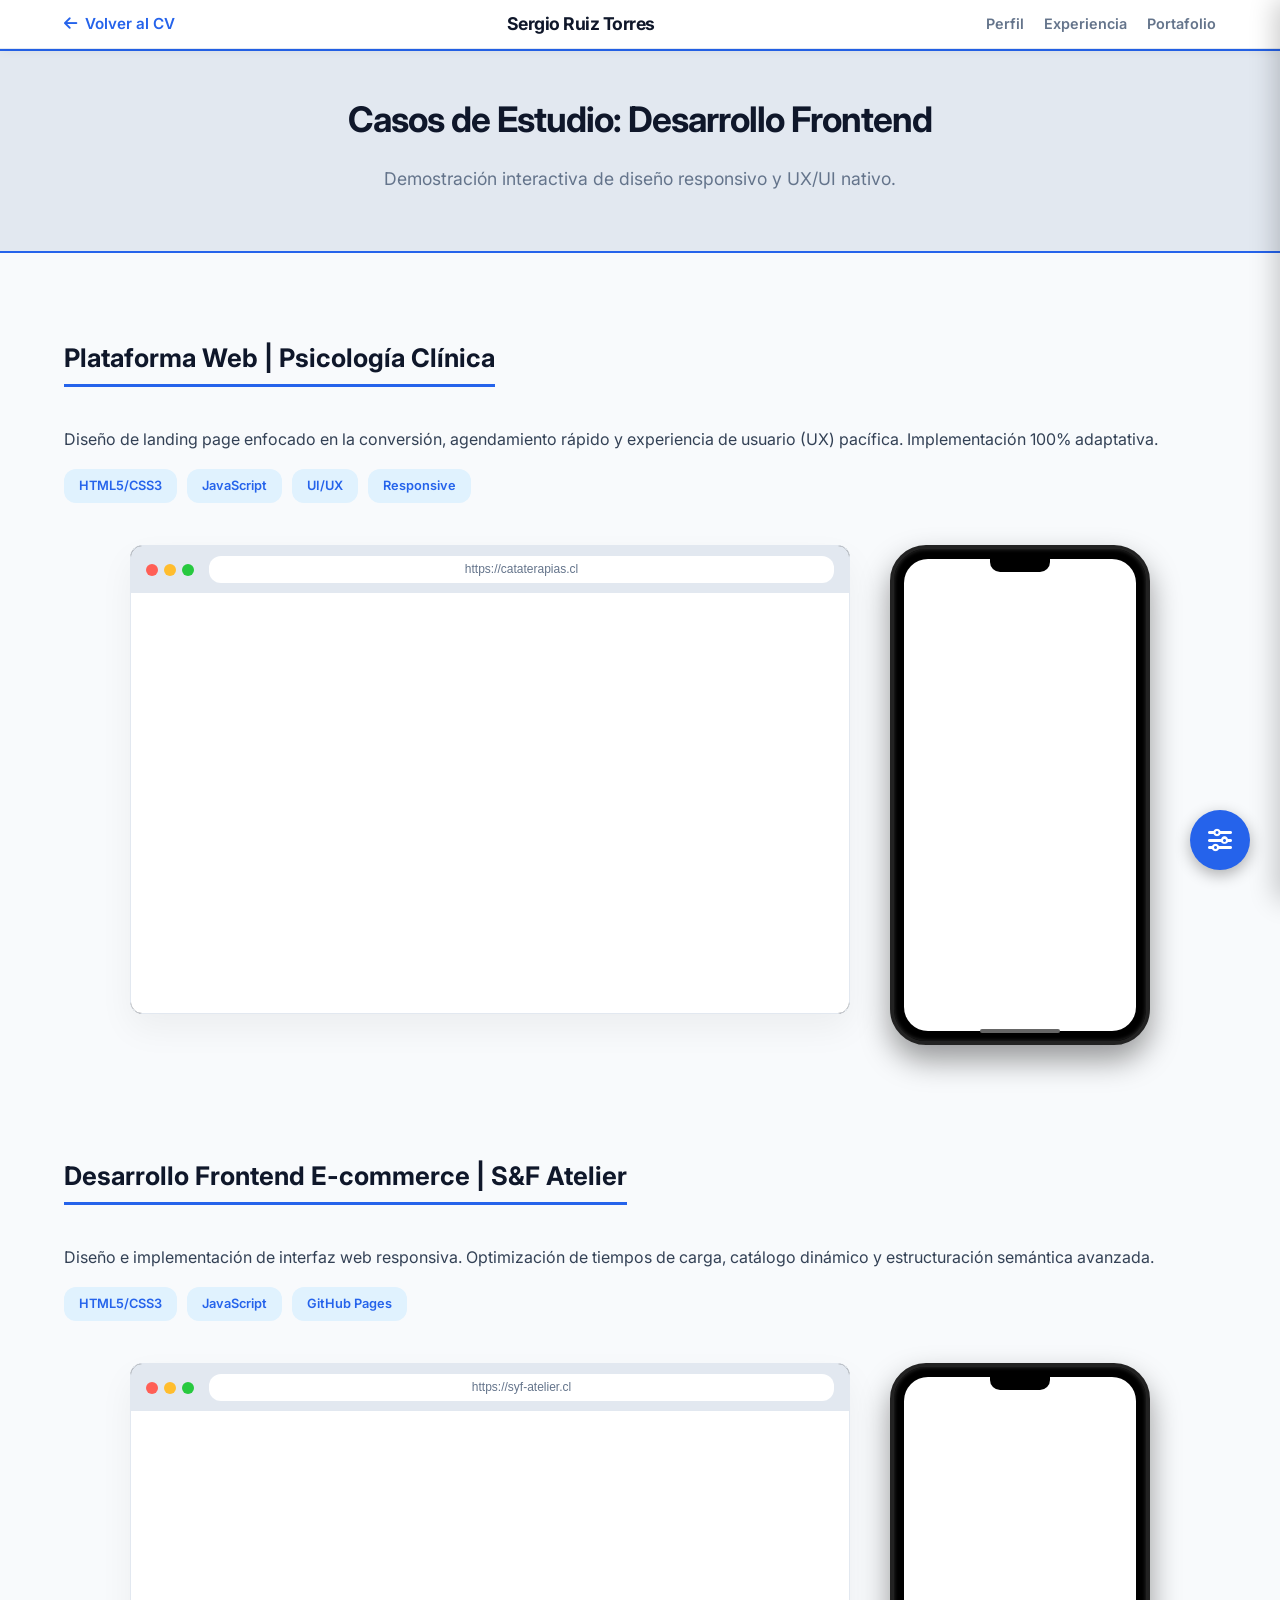
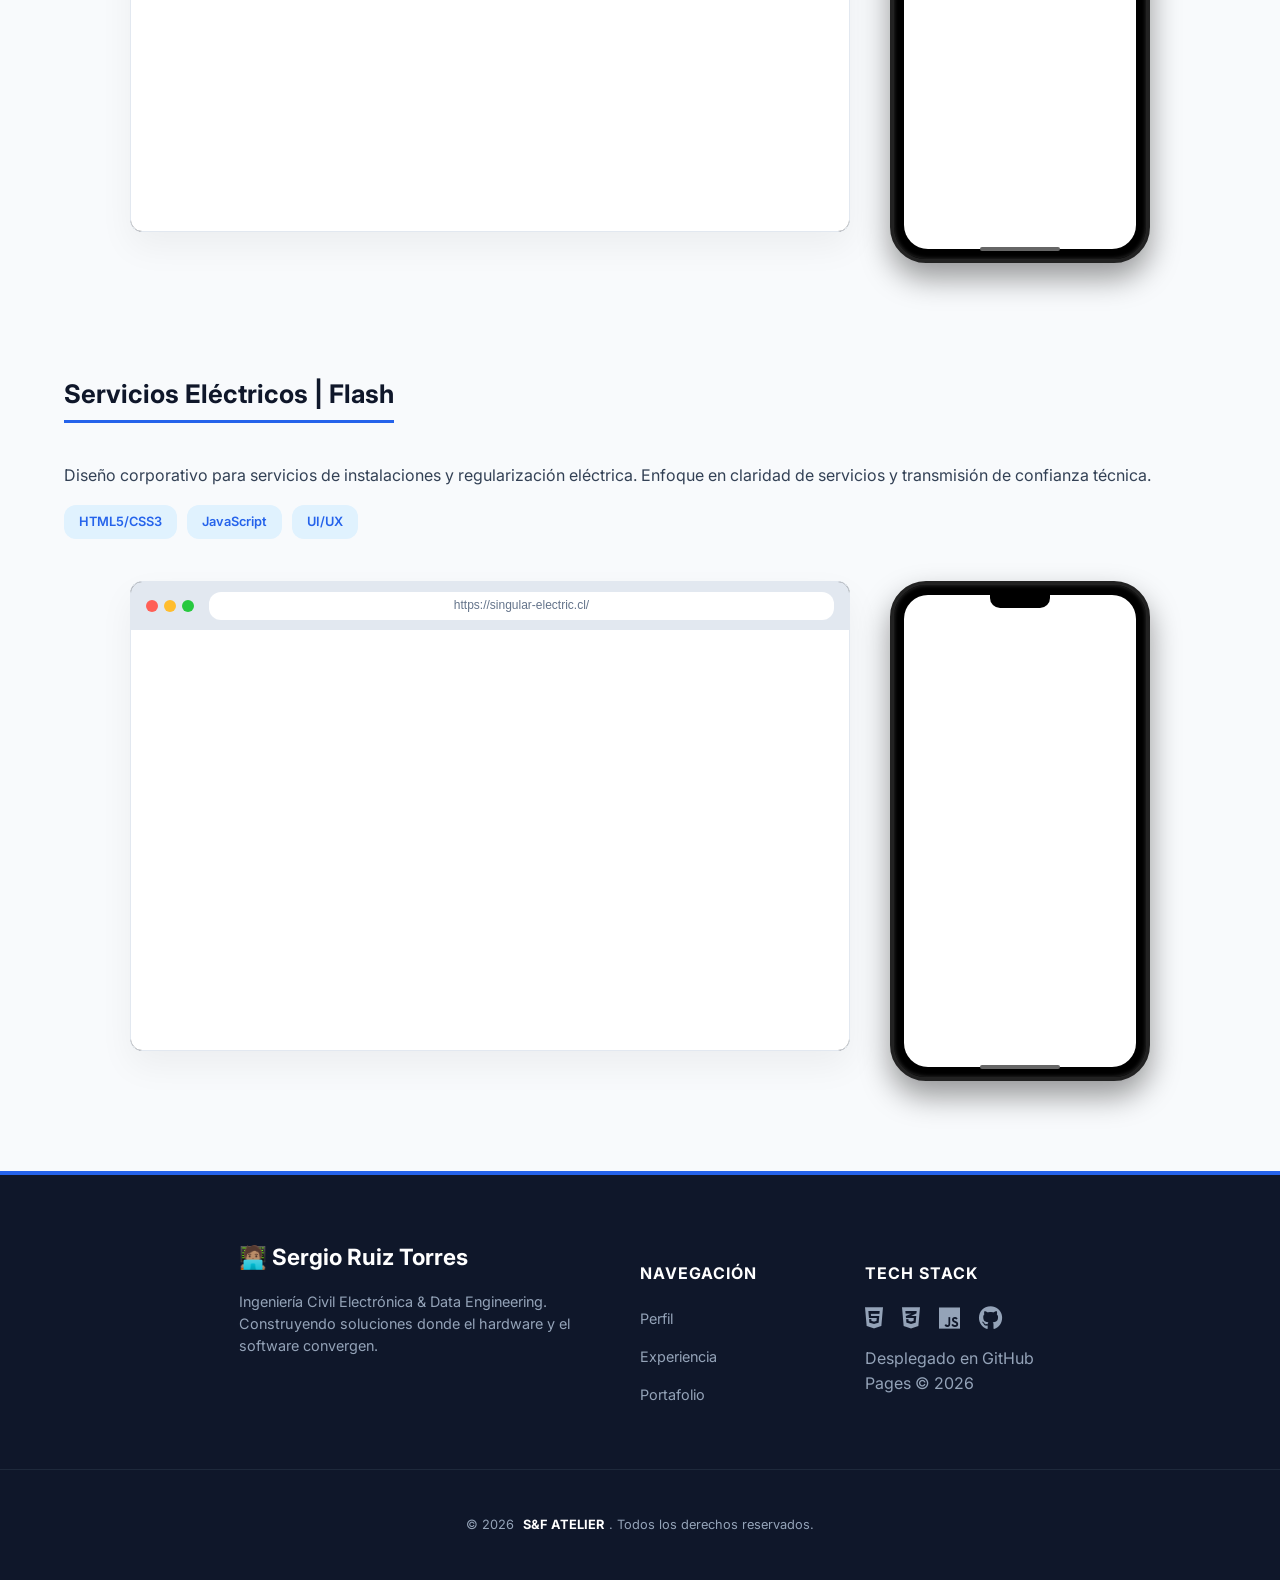
<file: webdesign.html>
<!DOCTYPE html>
<html lang="es">
<head>
    <meta charset="UTF-8">
    <meta name="viewport" content="width=device-width, initial-scale=1.0">
    <title>Sergio Ruiz Torres | Frontend Portfolio</title>
    
    <link rel="icon" href="data:image/svg+xml,<svg xmlns=%22http://www.w3.org/2000/svg%22 viewBox=%220 0 100 100%22><text y=%22.9em%22 font-size=%2280%22>🌐</text></svg>">
    <link href="https://fonts.googleapis.com/css2?family=Inter:wght@300;400;600;700&display=swap" rel="stylesheet">
    <link rel="stylesheet" href="https://cdnjs.cloudflare.com/ajax/libs/font-awesome/6.5.1/css/all.min.css">
    <link rel="stylesheet" href="style.css">
</head>
<body>

    <nav class="nav-case-study">
        <div class="nav-container">
            <a href="index.html" class="back-link">
                <i class="fa-solid fa-arrow-left"></i> <span data-i18n="back_cv">Volver al CV</span>
            </a>
            <span class="nav-brand">Sergio Ruiz Torres</span>
            
            <button class="hamburger-menu" id="hamburger-btn" title="Abrir Menú">
                <i class="fa-solid fa-bars"></i>
            </button>

            <ul class="nav-links" id="nav-links-menu">
                <li><a href="index.html#about" data-i18n="nav_profile">Perfil</a></li>
                <li><a href="index.html#experience" data-i18n="nav_exp">Experiencia</a></li>
                <li><a href="index.html#projects" data-i18n="nav_proj">Portafolio</a></li>
            </ul>
        </div>
    </nav>

    <button class="fab-main" id="settings-btn" title="Abrir Panel de Control"><i class="fa-solid fa-sliders"></i></button>
    <div class="settings-overlay" id="settings-overlay"></div>
    <aside class="settings-panel" id="settings-panel">
        <div class="settings-header">
            <h3 data-i18n="settings_title"><i class="fa-solid fa-gear"></i> Panel de Control</h3>
            <button id="close-settings" class="close-btn"><i class="fa-solid fa-xmark"></i></button>
        </div>
        <div class="settings-content">
            <div class="settings-section">
                <h4 data-i18n="theme">Apariencia</h4>
                <div class="toggle-container"><span data-i18n="light">Claro</span><label class="switch"><input type="checkbox" id="theme-toggle-switch"><span class="slider round"></span></label><span data-i18n="dark">Oscuro</span></div>
            </div>
            <div class="settings-section">
                <h4 data-i18n="language">Idioma</h4>
                <div class="btn-group"><button class="btn-option active" id="lang-es">ES</button><button class="btn-option" id="lang-en">EN</button></div>
            </div>
            <div class="settings-section">
                <h4 data-i18n="font_size">Accesibilidad (Texto)</h4>
                <div class="btn-group"><button class="btn-option" id="font-decrease">A-</button><button class="btn-option active" id="font-reset">A</button><button class="btn-option" id="font-increase">A+</button></div>
            </div>
            <div class="settings-section">
                <h4 data-i18n="accent_color">Color de Acento</h4>
                <div class="color-picker">
                    <button class="color-dot active" data-color="blue" style="background-color: #2563eb;"></button>
                    <button class="color-dot" data-color="green" style="background-color: #10b981;"></button>
                    <button class="color-dot" data-color="purple" style="background-color: #8b5cf6;"></button>
                </div>
            </div>
        </div>
    </aside>

    <header style="background: var(--accent); padding: 2.5rem 1rem; border-top: 2px solid var(--primary); border-bottom: 2px solid var(--primary); margin-bottom: 4rem;">
        <div class="container">
            <h1 style="color: var(--dark); font-size: 2.2rem;" data-i18n="case_web_title">Casos de Estudio: Desarrollo Frontend</h1>
            <p style="color: var(--text-muted); font-size: 1.1rem;" data-i18n="case_web_subtitle">Demostración interactiva de diseño responsivo y UX/UI nativo.</p>
        </div>
    </header>

    <main class="container" style="max-width: 1200px;">
        
        <section class="project-case">
            <div class="project-case-info">
                <h2 data-i18n="case_psic_title">Plataforma Web | Psicología Clínica</h2>
                <p data-i18n="case_psic_desc">Diseño de landing page enfocado en la conversión, agendamiento rápido y experiencia de usuario (UX) pacífica. Implementación 100% adaptativa.</p>
                <div class="tags"><span>HTML5/CSS3</span> <span>JavaScript</span> <span>UI/UX</span> <span>Responsive</span></div>
            </div>
            <div class="mockups-showcase">
                <div class="device-desktop-wrapper">
                    <div class="desktop-mockup-header"><div class="btns"><span class="dot red"></span><span class="dot yellow"></span><span class="dot green"></span></div><div class="desktop-mockup-url">https://cataterapias.cl</div></div>
                    <div class="desktop-iframe-area"><iframe src="https://cataterapias.github.io/web-inicio/" class="iframe-desktop" loading="lazy"></iframe></div>
                </div>
                <div class="device-mobile-wrapper">
                    <div class="mobile-mockup-frame"><div class="mobile-speaker-notch"></div><div class="mobile-iframe-area"><iframe src="https://cataterapias.github.io/web-inicio/" class="iframe-mobile" loading="lazy"></iframe></div><div class="mobile-home-bar"></div></div>
                </div>
            </div>
        </section>

        <section class="project-case" style="margin-top: 5rem;">
            <div class="project-case-info">
                <h2 data-i18n="proj_web_title">Desarrollo Frontend E-commerce | S&F Atelier</h2>
                <p data-i18n="proj_web_desc">Diseño e implementación de interfaz web responsiva. Optimización de tiempos de carga, catálogo dinámico y estructuración semántica avanzada.</p>
                <div class="tags"><span>HTML5/CSS3</span> <span>JavaScript</span> <span>GitHub Pages</span></div>
            </div>
            <div class="mockups-showcase">
                <div class="device-desktop-wrapper">
                    <div class="desktop-mockup-header"><div class="btns"><span class="dot red"></span><span class="dot yellow"></span><span class="dot green"></span></div><div class="desktop-mockup-url">https://syf-atelier.cl</div></div>
                    <div class="desktop-iframe-area"><iframe src="https://syf-atelier.github.io/" class="iframe-desktop" loading="lazy"></iframe></div>
                </div>
                <div class="device-mobile-wrapper">
                    <div class="mobile-mockup-frame"><div class="mobile-speaker-notch"></div><div class="mobile-iframe-area"><iframe src="https://syf-atelier.github.io/" class="iframe-mobile" loading="lazy"></iframe></div><div class="mobile-home-bar"></div></div>
                </div>
            </div>
        </section>

        <section class="project-case" style="margin-top: 5rem; margin-bottom: 5rem;">
            <div class="project-case-info">
                <h2 data-i18n="case_flash_title">Servicios Eléctricos | Flash</h2>
                <p data-i18n="case_flash_desc">Diseño corporativo para servicios de instalaciones y regularización eléctrica. Enfoque en claridad de servicios y transmisión de confianza técnica.</p>
                <div class="tags"><span>HTML5/CSS3</span> <span>JavaScript</span> <span>UI/UX</span></div>
            </div>
            <div class="mockups-showcase">
                <div class="device-desktop-wrapper">
                    <div class="desktop-mockup-header"><div class="btns"><span class="dot red"></span><span class="dot yellow"></span><span class="dot green"></span></div><div class="desktop-mockup-url">https://singular-electric.cl/</div></div>
                    <div class="desktop-iframe-area"><iframe src="https://syf-atelier.github.io/Flash/" class="iframe-desktop" loading="lazy"></iframe></div>
                </div>
                <div class="device-mobile-wrapper">
                    <div class="mobile-mockup-frame"><div class="mobile-speaker-notch"></div><div class="mobile-iframe-area"><iframe src="https://syf-atelier.github.io/Flash/" class="iframe-mobile" loading="lazy"></iframe></div><div class="mobile-home-bar"></div></div>
                </div>
            </div>
        </section>
    </main>

    <footer class="main-footer">
        <div class="container footer-grid">
            
            <div class="footer-brand">
                <span class="footer-logo">🧑🏽‍💻 Sergio Ruiz Torres</span>
                <p data-i18n="footer_desc">Ingeniería Civil Electrónica & Data Engineering. Construyendo soluciones donde el hardware y el software convergen.</p>
            </div>

            <div class="footer-links">
                <h4 data-i18n="footer_nav">Navegación</h4>
                <ul>
                    <li><a href="#about" data-i18n="nav_profile">Perfil</a></li>
                    <li><a href="#experience" data-i18n="nav_exp">Experiencia</a></li>
                    <li><a href="#projects" data-i18n="nav_proj">Portafolio</a></li>
                </ul>
            </div>

            <div class="footer-tech">
                <h4>Tech Stack</h4>
                <div class="tech-icons-mini">
                    <i class="fa-brands fa-html5" title="HTML5"></i>
                    <i class="fa-brands fa-css3-alt" title="CSS3"></i>
                    <i class="fa-brands fa-js" title="JavaScript"></i>
                    <i class="fa-brands fa-github" title="GitHub Pages"></i>
                </div>
                <p data-i18n="footer_deploy">Desplegado en GitHub Pages © 2026</p>
            </div>

        </div>
        
        <div class="footer-bottom">
            <p>© 2026 <a href="https://linktr.ee/SyF_Atelier" target="_blank" class="footer-brand-link">S&F ATELIER</a>. <span data-i18n="footer_rights">Todos los derechos reservados.</span></p>
        </div>
    </footer>

    <script src="script.js"></script>
</body>
</html>
</file>
<file: style.css>
/* =========================================
   1. VARIABLES Y CONFIGURACIÓN BASE
   ========================================= */
:root {
    /* Variables de Fuente Dinámicas (Control Panel) */
    --base-font-size: 16px;
    
    /* Tema Claro (Colores por Defecto: AZUL) */
    --primary: #2563eb;       
    --primary-light: #e0f2fe; 
    --blue-bg: #f0f9ff;      
    --blue-border: #38bdf8;  
    --dark: #0f172a;
    --light: #f8fafc;
    --text: #334155;
    --text-muted: #64748b;
    --accent: #e2e8f0;
    --white: #ffffff;
    --card-shadow: rgba(0, 0, 0, 0.05);
    
    --c-gmail: #ea4335;
    --c-linkedin: #0077b5;
    --c-github: #ffffff;
    
    --swiper-navigation-size: 20px;
    --swiper-theme-color: var(--primary);
}
/* Asegura transiciones de scroll suaves en todo tu ecosistema web */
html {
    scroll-behavior: smooth;
    overflow-x: hidden; /* Evita que cualquier descuadre cree scroll horizontal en tu web principal */
}

/* Modificadores de Color de Acento */
[data-color="green"] {
    --primary: #10b981;
    --primary-light: #d1fae5;
    --blue-border: #34d399;
}
[data-color="purple"] {
    --primary: #8b5cf6;
    --primary-light: #ede9fe;
    --blue-border: #a78bfa;
}

/* Variables del Modo Oscuro */
[data-theme="dark"] {
    --blue-bg: #0f172a;
    --dark: #f8fafc;        
    --light: #0b1120;       
    --text: #cbd5e1;        
    --text-muted: #94a3b8;
    --accent: #1e293b;      
    --white: #1e293b;       
    --card-shadow: rgba(0, 0, 0, 0.3);
}
[data-theme="dark"][data-color="blue"] { --primary-light: #1e3a8a; --blue-border: #0284c7; }
[data-theme="dark"][data-color="green"] { --primary-light: #064e3b; --blue-border: #059669; }
[data-theme="dark"][data-color="purple"] { --primary-light: #4c1d95; --blue-border: #7c3aed; }

* { box-sizing: border-box; scroll-behavior: smooth; }

html { font-size: var(--base-font-size); transition: font-size 0.3s ease; }

body {
    font-family: 'Inter', sans-serif; line-height: 1.6; color: var(--text);
    background-color: var(--light); margin: 0; padding: 0;
    transition: background-color 0.4s ease, color 0.4s ease;
}

.container { max-width: 850px; margin: 0 auto; padding: 0 1.5rem; }

/* =========================================
   2. PANEL DE CONTROL (DRAWER)
   ========================================= */
/* Botón Flotante Principal */
.fab-main {
    position: fixed; bottom: 30px; right: 30px; z-index: 2000;
    width: 60px; height: 60px; background-color: var(--primary);
    border: none; border-radius: 50%; color: white; font-size: 24px;
    box-shadow: 0 5px 15px rgba(0,0,0,0.3); cursor: pointer;
    display: flex; align-items: center; justify-content: center;
    transition: all 0.3s ease;
}
.fab-main:hover { transform: rotate(45deg); box-shadow: 0 8px 20px rgba(0,0,0,0.4); }

/* Overlay oscuro */
.settings-overlay {
    position: fixed; top: 0; left: 0; width: 100%; height: 100%;
    background: rgba(0, 0, 0, 0.5); backdrop-filter: blur(3px);
    z-index: 2001; opacity: 0; visibility: hidden; transition: all 0.3s ease;
}
.settings-overlay.active { opacity: 1; visibility: visible; }

/* Panel Lateral */
.settings-panel {
    position: fixed; top: 0; right: 0; width: 320px; max-width: 90vw; height: 100%;
    background-color: var(--white); box-shadow: -5px 0 25px rgba(0,0,0,0.2);
    z-index: 2002; transform: translateX(100%); transition: transform 0.4s cubic-bezier(0.165, 0.84, 0.44, 1);
    display: flex; flex-direction: column; overflow-y: auto;
}
.settings-panel.active { transform: translateX(0); }

/* Cabecera del Panel */
.settings-header {
    display: flex; justify-content: space-between; align-items: center;
    padding: 1.5rem; border-bottom: 1px solid var(--accent); background: var(--blue-bg);
}
.settings-header h3 { margin: 0; font-size: 1.2rem; color: var(--dark); display: flex; gap: 10px; align-items: center; }
.close-btn { background: none; border: none; font-size: 1.5rem; color: var(--text-muted); cursor: pointer; transition: color 0.2s; }
.close-btn:hover { color: #ef4444; }

/* Contenido del Panel */
.settings-content { padding: 1.5rem; display: flex; flex-direction: column; gap: 2rem; }
.settings-section h4 { margin: 0 0 1rem 0; font-size: 0.9rem; color: var(--text-muted); text-transform: uppercase; letter-spacing: 1px; }

/* Controles dentro del Panel */
.download-btn-full {
    display: flex; align-items: center; justify-content: center; gap: 10px; width: 100%;
    padding: 12px; background: #ef4444; color: white !important; border-radius: 8px;
    text-decoration: none; font-weight: 600; transition: background 0.3s;
}
.download-btn-full:hover { background: #dc2626; }

/* Toggle Switch (Apariencia) */
.toggle-container { display: flex; align-items: center; justify-content: space-between; font-size: 0.9rem; font-weight: 600; }
.switch { position: relative; display: inline-block; width: 50px; height: 26px; }
.switch input { opacity: 0; width: 0; height: 0; }
.slider { position: absolute; cursor: pointer; top: 0; left: 0; right: 0; bottom: 0; background-color: #ccc; transition: .4s; border-radius: 34px; }
.slider:before { position: absolute; content: ""; height: 18px; width: 18px; left: 4px; bottom: 4px; background-color: white; transition: .4s; border-radius: 50%; }
input:checked + .slider { background-color: var(--primary); }
input:checked + .slider:before { transform: translateX(24px); }

/* Grupos de Botones (Idioma y Fuente) */
.btn-group { display: flex; gap: 10px; }
.btn-option { flex: 1; padding: 8px; border: 1px solid var(--accent); background: transparent; color: var(--text); border-radius: 6px; cursor: pointer; font-weight: 600; transition: all 0.2s; }
.btn-option.active { background: var(--primary); color: white; border-color: var(--primary); }

/* Color Picker */
.color-picker { display: flex; gap: 15px; }
.color-dot { width: 40px; height: 40px; border-radius: 50%; border: 3px solid transparent; cursor: pointer; transition: transform 0.2s; }
.color-dot.active { border-color: var(--text); transform: scale(1.1); box-shadow: 0 0 10px rgba(0,0,0,0.2); }

/* =========================================
   3. HEADER Y CONTACTO
   ========================================= */
header { background: #0f172a; color: #ffffff; text-align: center; padding: 4rem 1rem; margin-bottom: 2rem; }
header h1 { margin: 0; font-size: 2.8rem; font-weight: 700; letter-spacing: -1px; }
.subtitle { color: #94a3b8; font-size: 1.1rem; margin-top: 10px; min-height: 1.6rem; }
.contact-icons { margin-top: 2rem; display: flex; justify-content: center; gap: 2rem; align-items: center; }
.contact-icons a { color: #94a3b8; font-size: 2rem; text-decoration: none; transition: all 0.3s ease; }
.contact-icons a:hover { transform: translateY(-4px); }
.contact-icons a:hover .fa-envelope { color: var(--c-gmail); }
.contact-icons a:hover .fa-linkedin { color: var(--c-linkedin); }
.header-pdf-icon { color: #ef4444 !important; }
.header-pdf-icon:hover { color: #dc2626 !important; }

/* =========================================
   4. SECCIONES Y TÍTULOS
   ========================================= */
section { margin-bottom: 4rem; }
h2 { border-bottom: 3px solid var(--primary); display: inline-block; padding-bottom: 5px; margin-bottom: 1.5rem; color: var(--dark); font-size: 1.6rem; transition: color 0.4s ease; }

/* =========================================
   5. TERMINAL INTERACTIVA
   ========================================= */
.terminal-window { background: #1e1e1e; border-radius: 8px; box-shadow: 0 10px 30px var(--card-shadow); font-family: 'Fira Code', 'Courier New', monospace; overflow: hidden; margin-bottom: 3rem; border: 1px solid var(--accent); }
.terminal-header { background: #333; padding: 10px 15px; display: flex; align-items: center; }
.btns { display: flex; gap: 6px; }
.dot { width: 12px; height: 12px; border-radius: 50%; }
.red { background: #ff5f56; } .yellow { background: #ffbd2e; } .green { background: #27c93f; }
.terminal-title { color: #aaa; font-size: 0.85rem; margin-left: 15px; }
.terminal-body { padding: 15px; height: 160px; overflow-y: auto; color: #4ade80; font-size: 0.9rem; }
.terminal-line { margin: 0 0 8px 0; }
.terminal-input-line { padding: 10px 15px; background: #252525; display: flex; gap: 10px; border-top: 1px solid #333; }
.prompt { color: var(--primary); font-weight: bold; }
#terminalInput { background: transparent; border: none; color: #fff; outline: none; width: 100%; font-family: 'Fira Code', monospace; font-size: 0.9rem; }

/* =========================================
   6. EXPERIENCIA Y TARJETAS
   ========================================= */
.exp-card { background: var(--white); border-radius: 12px; margin-bottom: 1.2rem; box-shadow: 0 4px 6px -1px var(--card-shadow); border: 1px solid var(--accent); overflow: hidden; transition: all 0.3s ease; }
.exp-card:hover { border-color: var(--primary); }
summary { list-style: none; cursor: pointer; padding: 1.5rem; }
summary::-webkit-details-marker { display: none; }
.summary-content { display: flex; align-items: center; gap: 1.2rem; }
.mini-logo { width: 55px; height: 55px; object-fit: contain; border-radius: 8px; background: #f1f5f9; padding: 4px; }
.summary-text h3 { margin: 0; font-size: 1.2rem; color: var(--dark); }
.location { font-size: 0.85rem; color: var(--text-muted); }
.exp-details { padding: 0 1.5rem 1.5rem 6.2rem; border-top: 1px solid var(--accent); padding-top: 1rem; }
.date { font-weight: 700; color: var(--primary); font-size: 0.9rem; display: block; margin-bottom: 8px; }
.icon-arrow { transition: transform 0.3s ease; font-size: 0.8rem; color: var(--text-muted); margin-left: auto; }
details[open] .icon-arrow { transform: rotate(180deg); color: var(--primary); }

/* =========================================
   7. PORTAFOLIO Y BROWSER MOCKUP
   ========================================= */
.projects-container { display: flex; flex-direction: column; gap: 3.5rem; }
.project-item { background: var(--white); border-radius: 15px; overflow: hidden; box-shadow: 0 10px 20px var(--card-shadow); border: 1px solid var(--accent); transition: background-color 0.4s ease; }
.project-item .swiper { width: 100%; height: auto; }
.project-item img, .project-video { width: 100%; height: auto; display: block; object-fit: contain; background-color: transparent; }

.project-info-card { padding: 1.8rem; border-top: 1px solid var(--accent); }
.project-info-card h3 { margin: 0 0 10px 0; font-size: 1.3rem; color: var(--dark); }

.browser-mockup { border-bottom: 1px solid var(--accent); background: var(--white); border-radius: 15px 15px 0 0; overflow: hidden; }
.browser-header { background: #e2e8f0; padding: 8px 15px; display: flex; align-items: center; transition: background-color 0.4s ease; }
[data-theme="dark"] .browser-header { background: #1e293b; }
.browser-url { background: #ffffff; border-radius: 12px; padding: 3px 15px; font-size: 0.75rem; color: #64748b; margin-left: 15px; flex-grow: 1; text-align: center; font-family: 'Inter', sans-serif; transition: background-color 0.4s ease, color 0.4s ease; }
[data-theme="dark"] .browser-url { background: #0f172a; color: #94a3b8; }

.project-links { margin-top: 1.5rem; display: flex; gap: 12px; flex-wrap: wrap; }
.btn-primary, .btn-outline { padding: 8px 18px; border-radius: 6px; text-decoration: none; font-size: 0.85rem; font-weight: 600; transition: all 0.3s ease; display: flex; align-items: center; gap: 6px; }
.btn-primary { background: var(--primary); color: #ffffff !important; border: 1px solid var(--primary); }
.btn-primary:hover { background: var(--primary-light); color: var(--primary) !important; border-color: var(--primary); transform: translateY(-2px); }
.btn-outline { background: transparent; border: 1px solid var(--primary); color: var(--primary) !important; }
.btn-outline:hover { background: var(--primary-light); transform: translateY(-2px); }
[data-theme="dark"] .btn-outline:hover { background: rgba(37, 99, 235, 0.1); }

/* Swiper Puntos y Flechas */
.swiper-pagination-bullet { background: var(--text-muted); opacity: 0.5; }
.swiper-pagination-bullet-active { background: var(--primary); opacity: 1; }
.swiper-button-next, .swiper-button-prev { background-color: rgba(15, 23, 42, 0.6) !important; color: #ffffff !important; width: 44px !important; height: 44px !important; border-radius: 50%; box-shadow: 0 4px 10px rgba(0, 0, 0, 0.3); transition: all 0.3s ease !important; }
.swiper-button-next::after, .swiper-button-prev::after { font-size: 1.2rem !important; font-weight: bold; }
.swiper-button-next:hover, .swiper-button-prev:hover { background-color: var(--primary) !important; transform: scale(1.1); }

/* =========================================
   8. SKILLS & CERTS
   ========================================= */
.section-header-skills { display: flex; justify-content: space-between; align-items: center; flex-wrap: wrap; gap: 1rem; margin-bottom: 1.5rem; }
.search-container { background: var(--white); padding: 8px 18px; border-radius: 30px; border: 2px solid var(--accent); display: flex; align-items: center; gap: 10px; transition: all 0.3s; }
.search-container:focus-within { border-color: var(--primary); }
#skillInput { background: transparent; border: none; outline: none; font-size: 0.95rem; width: 200px; color: var(--text); }
.chart-wrapper { position: relative; height: 350px; width: 100%; max-width: 550px; margin: 0 auto 3rem auto; }
.skills-grid { display: grid; grid-template-columns: repeat(auto-fit, minmax(300px, 1fr)); gap: 2rem; }
.skill-category { background: var(--white); padding: 2rem; border-radius: 16px; border-top: 6px solid var(--primary); box-shadow: 0 4px 15px var(--card-shadow); transition: all 0.3s ease; display: flex; flex-direction: column; }
.skill-category:hover { transform: translateY(-8px); box-shadow: 0 12px 24px var(--card-shadow); border-top-color: var(--blue-border); }
.skill-category h3 { margin: 0 0 15px 0; font-size: 1.3rem; color: var(--dark); display: flex; align-items: center; gap: 10px; }
.tags { display: flex; gap: 10px; flex-wrap: wrap; margin-top: auto; }
.tags span { background: var(--primary-light); color: var(--primary); font-size: 0.8rem; padding: 6px 14px; border-radius: 12px; font-weight: 600; border: 1px solid transparent; transition: all 0.2s ease; }
.tags span:hover { background: var(--primary); color: #fff; transform: scale(1.05); }

.cert-grid { display: grid; grid-template-columns: repeat(auto-fit, minmax(300px, 1fr)); gap: 1.5rem; }
.cert-card { background: var(--white); border: 1px solid var(--accent); border-radius: 16px; padding: 1.5rem; display: flex; gap: 1.2rem; align-items: flex-start; transition: transform 0.3s ease, border-color 0.3s ease, box-shadow 0.3s ease; box-shadow: 0 4px 6px -1px var(--card-shadow); }
.cert-card:hover { transform: translateY(-5px); border-color: var(--primary); box-shadow: 0 12px 24px var(--card-shadow); }
.cert-icon { font-size: 2rem; color: var(--primary); background: var(--primary-light); min-width: 60px; height: 60px; border-radius: 12px; display: flex; align-items: center; justify-content: center; flex-shrink: 0; transition: background-color 0.4s ease, color 0.4s ease; }
[data-theme="dark"] .cert-icon { background: rgba(37, 99, 235, 0.15); }
.cert-info h3 { margin: 0 0 5px 0; font-size: 1.1rem; color: var(--dark); line-height: 1.3; }
.cert-issuer { margin: 0 0 5px 0; font-size: 0.9rem; color: var(--text); font-weight: 600; }
.cert-date { display: block; font-size: 0.8rem; color: var(--text-muted); margin-bottom: 12px; }
.cert-link { font-size: 0.85rem; color: var(--primary); text-decoration: none; font-weight: 600; display: inline-flex; align-items: center; gap: 6px; transition: color 0.2s; padding: 6px 12px; background: var(--primary-light); border-radius: 6px; }
.cert-link:hover { color: #ffffff; background: var(--primary); }
[data-theme="dark"] .cert-link { background: rgba(37, 99, 235, 0.15); }
[data-theme="dark"] .cert-link:hover { background: var(--primary); color: #ffffff; }

/* =========================================
   9. EDUCACIÓN Y FOOTER
   ========================================= */
.edu-item { display: flex; gap: 1.5rem; margin-bottom: 2.5rem; align-items: flex-start; }
.edu-dot { width: 12px; height: 12px; background: var(--primary); border-radius: 50%; margin-top: 8px; flex-shrink: 0; box-shadow: 0 0 0 4px var(--primary-light); }
.edu-content h3 { margin: 0; font-size: 1.2rem; color: var(--dark); line-height: 1.2; }
.edu-content p { margin: 5px 0; font-size: 1rem; color: var(--text-muted); }
.edu-date { font-size: 0.85rem; color: var(--primary); font-weight: 700; }

.main-footer { background: #0f172a; color: #94a3b8; padding: 4rem 0 2rem 0; margin-top: 5rem; border-top: 4px solid var(--primary); }
.footer-grid { display: grid; grid-template-columns: 2fr 1fr 1fr; gap: 3rem; padding-bottom: 3rem; }
.footer-logo { display: block; color: #fff; font-size: 1.4rem; font-weight: 700; margin-bottom: 1rem; }
.footer-brand p { font-size: 0.9rem; line-height: 1.5; }
.footer-links h4, .footer-tech h4 { color: #fff; font-size: 1rem; margin-bottom: 1.2rem; text-transform: uppercase; letter-spacing: 1px; }
.footer-links ul { list-style: none; padding: 0; margin: 0; }
.footer-links li { margin-bottom: 0.8rem; }
.footer-links a { color: #94a3b8; text-decoration: none; font-size: 0.9rem; transition: color 0.3s; }
.footer-links a:hover { color: var(--primary); }
.footer-brand-link { color: #fff; text-decoration: none; font-weight: 700; transition: all 0.3s ease; padding: 2px 5px; border-radius: 4px; }
.footer-brand-link:hover { color: var(--primary); background: rgba(255, 255, 255, 0.05); text-decoration: underline; }
.tech-icons-mini { display: flex; gap: 1.2rem; font-size: 1.5rem; margin-bottom: 1rem; }
.tech-icons-mini i { transition: transform 0.3s, color 0.3s; cursor: pointer; }
.tech-icons-mini i:hover { color: #fff; transform: scale(1.2); }
.footer-bottom { text-align: center; padding-top: 2rem; border-top: 1px solid #1e293b; font-size: 0.8rem; }

/* =========================================
   10. CORRECCIONES PARA MÓVILES
   ========================================= */
@media (max-width: 768px) {
    .container { padding: 0 1rem; }
    header { padding: 3rem 1rem; }
    
    /* Panel y Botón Flotante (FAB) */
    .fab-main { bottom: 20px; right: 20px; }
    
    /* Swiper móvil: ocultar flechas */
    .swiper-button-next, .swiper-button-prev { display: none !important; }
    
    /* Grids a 1 columna */
    .projects-container { gap: 2.5rem; }
    .skills-grid, .cert-grid, .footer-grid { grid-template-columns: 1fr; text-align: center; gap: 2rem; }
    .cert-card { flex-direction: column; align-items: center; }
    .tech-icons-mini { justify-content: center; }
}
/* =========================================
   11. SIMULADOR DE PIPELINE DE DATOS
   ========================================= */
.pipeline-simulator {
    margin-top: 1.5rem;
    border: 1px solid var(--accent);
    border-radius: 12px;
    background: var(--light);
    overflow: hidden;
}

.pipeline-header {
    display: flex;
    justify-content: space-between;
    align-items: center;
    padding: 10px 15px;
    background: var(--accent);
    border-bottom: 1px solid var(--accent);
}

.pipeline-header h4 {
    margin: 0;
    font-size: 0.9rem;
    color: var(--dark);
}

.pipeline-graph {
    position: relative;
    display: flex;
    align-items: center;
    justify-content: space-between;
    padding: 20px 15px;
    flex-wrap: wrap; /* Para que baje en móviles */
    gap: 10px;
}

.node-item {
    display: flex;
    flex-direction: column;
    align-items: center;
    gap: 5px;
    z-index: 2;
    transition: transform 0.3s ease;
}

.node-item.active {
    transform: scale(1.2);
}

.node-item i {
    font-size: 1.5rem;
    background: var(--white);
    width: 40px;
    height: 40px;
    border-radius: 50%;
    display: flex;
    align-items: center;
    justify-content: center;
    box-shadow: 0 4px 6px var(--card-shadow);
    border: 2px solid transparent;
    transition: border-color 0.3s ease;
}

.node-item.active i {
    border-color: var(--primary);
    box-shadow: 0 0 15px var(--primary-light);
}

.node-item span {
    font-size: 0.7rem;
    font-weight: 600;
    color: var(--text-muted);
}

.node-arrow {
    color: var(--accent);
    font-size: 1rem;
}

/* El "Dato" que se mueve */
/* El "Dato" que se mueve */
.data-dot {
    position: absolute;
    width: 12px;
    height: 12px;
    background-color: var(--primary);
    border-radius: 50%;
    box-shadow: 0 0 10px var(--primary);
    opacity: 0;
    z-index: 3;
    transition: all 0.6s cubic-bezier(0.4, 0, 0.2, 1);
    left: 0;
    top: 0; /* CORRECCIÓN: Ahora inicia desde arriba para calcular con precisión */
}

.pipeline-console {
    background: #1e1e1e;
    padding: 10px 15px;
    height: 100px;
    overflow-y: auto;
    font-family: 'Fira Code', monospace;
    font-size: 0.8rem;
    color: #4ade80;
    border-top: 1px solid #333;
}

.pipeline-console p {
    margin: 0 0 5px 0;
}
@media (max-width: 600px) {
    .pipeline-graph {
        justify-content: center; /* Centra los iconos en móvil */
        gap: 15px;
    }
    .node-arrow {
        display: none; /* Ocultamos las flechas en pantallas pequeñas para que parezca una cuadrícula limpia */
    }
}

/* =========================================
   12. ESTILOS PROPIOS PARA CASOS DE ESTUDIO (WEBDESIGN)
   ========================================= */

/* Barra de Navegación Fija */
.nav-case-study {
    position: sticky; top: 0; background-color: var(--white);
    border-bottom: 1px solid var(--accent); padding: 10px 0; z-index: 1000;
    box-shadow: 0 2px 10px var(--card-shadow); transition: background-color 0.4s;
}
.nav-container {
    max-width: 1200px; margin: 0 auto; padding: 0 1.5rem;
    display: flex; justify-content: space-between; align-items: center;
}
.back-link {
    text-decoration: none; color: var(--primary); font-weight: 600;
    display: flex; align-items: center; gap: 8px; font-size: 0.95rem; transition: color 0.2s;
}
.back-link:hover { color: var(--dark); }
.nav-brand { font-weight: 700; font-size: 1.1rem; color: var(--dark); letter-spacing: -0.5px; }
.nav-links { list-style: none; display: flex; gap: 20px; margin: 0; padding: 0; }
.nav-links a { text-decoration: none; color: var(--text-muted); font-size: 0.9rem; font-weight: 600; transition: color 0.2s; }
.nav-links a:hover { color: var(--primary); }

/* Hamburguesa Móvil */
.hamburger-menu { display: none; background: none; border: none; font-size: 1.4rem; color: var(--text); cursor: pointer; }

/* Contenedor Flex de los Mockups (Lado a lado en Escritorio) */
.mockups-showcase {
    display: flex; gap: 2.5rem; align-items: flex-start; justify-content: center;
    margin-top: 2rem; width: 100%; overflow: visible; padding: 10px 0;
}

/* MARCO MOCKUP ESCRITORIO */
.device-desktop-wrapper {
    flex: 1; min-width: 320px; max-width: 720px;
    background: #1e1e1e; border-radius: 12px;
    box-shadow: 0 15px 35px var(--card-shadow); overflow: hidden;
    border: 1px solid var(--accent);
}
.desktop-mockup-header {
    background: #e2e8f0; padding: 10px 15px; display: flex; align-items: center; transition: background-color 0.4s;
}
[data-theme="dark"] .desktop-mockup-header { background: #1e293b; }
.desktop-mockup-url {
    background: #ffffff; border-radius: 12px; padding: 4px 15px;
    font-size: 0.75rem; color: #64748b; margin-left: 15px; flex-grow: 1;
    text-align: center; font-family: sans-serif; overflow: hidden; text-overflow: ellipsis; white-space: nowrap; transition: background-color 0.4s, color 0.4s;
}
[data-theme="dark"] .desktop-mockup-url { background: #0f172a; color: #94a3b8; }

/* Caja de Iframe Escritorio con truco de Escalado */
/* Caja de Iframe Escritorio con truco de Escalado */
.desktop-iframe-area {
    position: relative; 
    width: 100%; 
    height: 420px; 
    background: #fff; 
    overflow: hidden; /* ¡AQUÍ ESTÁ LA MAGIA! Esto elimina las barras fantasma */
}
.iframe-desktop {
    width: 200%; height: 200%; /* Renderiza la web internamente al doble de espacio */
    border: none; transform: scale(0.5); transform-origin: top left; /* La reduce un 50% de forma nítida */
}

/* MARCO MOCKUP MOVIL (Bordes de Smartphone real) */
.device-mobile-wrapper {
    width: 260px; flex-shrink: 0; overflow: visible;
}
.mobile-mockup-frame {
    position: relative; width: 100%; height: 500px;
    background: #000; border-radius: 36px; padding: 10px;
    box-shadow: 0 15px 30px rgba(0,0,0,0.4), inset 0 0 4px rgba(255,255,255,0.2);
    border: 4px solid #222; display: flex; flex-direction: column;
}
.mobile-speaker-notch {
    width: 60px; height: 15px; background: #000; position: absolute;
    top: 8px; left: 50%; transform: translateX(-50%); border-radius: 0 0 10px 10px; z-index: 10;
}
.mobile-home-bar {
    width: 80px; height: 4px; background: #666; position: absolute;
    bottom: 8px; left: 50%; transform: translateX(-50%); border-radius: 2px;
}

/* Caja de Iframe Móvil (Corregida con simulación de 375px) */
.mobile-iframe-area {
    width: 100%; 
    height: 100%; 
    background: #fff; 
    border-radius: 24px; 
    overflow: hidden; 
    position: relative;
}
.iframe-mobile {
    width: 375px; /* Simula el ancho de un celular real */
    height: calc(100% / 0.618); /* Compensa la escala para no perder altura */
    transform: scale(0.618); /* Encoge la web renderizada para que quepa en el marco */
    transform-origin: top left; 
    border: none; 
    display: block;
}

/* =========================================
   MEDIA QUERIES COMPLEMENTARIAS
   ========================================= */
@media (max-width: 992px) {
    .mockups-showcase { flex-direction: column; align-items: center; gap: 3rem; }
    .device-desktop-wrapper { width: 100%; max-width: 100%; }
    .desktop-iframe-area { height: 350px; }
}

@media (max-width: 768px) {
    /* Desplegar Hamburguesa */
    .hamburger-menu { display: block; }
    .nav-links {
        display: none; position: absolute; top: 100%; left: 0; width: 100%;
        background-color: var(--white); flex-direction: column; padding: 1.5rem;
        gap: 1.5rem; box-shadow: 0 10px 15px var(--card-shadow); text-align: center;
        border-bottom: 1px solid var(--accent);
    }
    .nav-links.active { display: flex; }
}
/* =========================================
   MARCO MOCKUP TABLET (Optimizado y Responsivo)
   ========================================= */
.tablet-layout {
    display: grid; 
    grid-template-columns: 1fr 1fr; 
    gap: 2.5rem; 
    align-items: start; 
    margin-top: 2rem;
    width: 100%;
}

.device-tablet-wrapper {
    width: 100%; 
    max-width: 680px;
    margin: 0 auto;
}

.tablet-mockup-frame {
    position: relative; 
    width: 100%; 
    aspect-ratio: 4/3;
    background: #111; 
    border-radius: 24px; 
    padding: 3.5%; /* Padding porcentual para que escale parejo */
    box-shadow: 0 20px 40px rgba(0,0,0,0.3);
    border: 4px solid #222; 
    display: flex; 
    align-items: center; 
    justify-content: center;
}

.tablet-camera {
    position: absolute; 
    top: 50%; 
    left: 12px; 
    transform: translateY(-50%);
    width: 8px; 
    height: 8px; 
    background: #050505; 
    border-radius: 50%;
}

.tablet-iframe-area {
    width: 100%; 
    height: 100%; 
    background: #f8fafc; 
    border-radius: 8px; 
    overflow: hidden; 
    position: relative;
}

.iframe-tablet {
    width: 100%; 
    height: 100%; 
    border: none; 
    display: block;
}

/* Imagen o contenedor de Arquitectura Backend */
.architecture-diagram {
    background: var(--white); 
    border: 1px solid var(--accent); 
    border-radius: 16px; 
    padding: 1.5rem;
    box-shadow: 0 4px 15px var(--card-shadow);
}

/* ADAPTABILIDAD MÓVIL: Evita el colapso del simulador en celulares */
@media (max-width: 992px) {
    .tablet-layout { 
        grid-template-columns: 1fr; 
        gap: 2rem;
    }
}

@media (max-width: 600px) {
    /* En celulares transformamos el marco rígido en una ventana de app fluida */
    .tablet-mockup-frame {
        aspect-ratio: auto;
        height: 520px; /* Le damos una altura cómoda fija para operar el POS con el dedo */
        padding: 0;
        border-radius: 14px;
        border: 2px solid var(--accent);
        box-shadow: 0 5px 15px var(--card-shadow);
    }
    .tablet-camera { 
        display: none; /* Ocultamos la cámara virtual en pantallas chicas */
    }
    .tablet-iframe-area {
        border-radius: 12px;
    }
}
</file>
<file: styles.css>
/* ==========================================================================
   SERGIO RUIZ TORRES — CINEMATIC MULTIMEDIA & GLASSMORPHISM PORTFOLIO
   styles.css | FeralUI Gradients + Rich Media Galleries + Lightbox + 3D UI
   ========================================================================== */

@import url('https://fonts.googleapis.com/css2?family=Space+Grotesk:wght@500;600;700&family=Syne:wght@700;800&family=Plus+Jakarta+Sans:wght@400;500;600;700&family=JetBrains+Mono:wght@400;500;600&display=swap');

:root {
  --bg-deep: #04070e;
  --bg-surface: rgba(12, 20, 38, 0.56);
  --bg-surface-strong: rgba(14, 24, 46, 0.84);

  --glass-border: rgba(255, 255, 255, 0.12);
  --glass-border-top: rgba(255, 255, 255, 0.28);
  --glass-highlight: rgba(45, 212, 191, 0.5);

  --text-primary: #f8fafc;
  --text-secondary: #cbd5e1;
  --text-muted: #64748b;

  /* Paleta FeralUI Aurora */
  --feral-mint: #2dd4bf;
  --feral-emerald: #10b981;
  --feral-cyan: #38bdf8;
  --feral-indigo: #6366f1;
  --feral-violet: #a855f7;
  --feral-amber: #f59e0b;

  --font-display: 'Syne', sans-serif;
  --font-metric: 'Space Grotesk', sans-serif;
  --font-sans: 'Plus Jakarta Sans', sans-serif;
  --font-mono: 'JetBrains Mono', monospace;

  --radius-xl: 26px;
  --radius-lg: 18px;
  --radius-md: 12px;
  --radius-pill: 999px;
}

*, *::before, *::after {
  box-sizing: border-box;
  margin: 0;
  padding: 0;
}

html {
  scroll-behavior: smooth;
}

body {
  background-color: var(--bg-deep);
  color: var(--text-primary);
  font-family: var(--font-sans);
  line-height: 1.65;
  overflow-x: hidden;
  min-height: 100vh;
  position: relative;
}

/* ==========================================================================
   FONDO FERAL-UI: MESH GRADIENTS DINÁMICOS + VIÑETA CINEMÁTICA
   ========================================================================== */
.feral-canvas {
  position: fixed;
  inset: 0;
  z-index: -2;
  overflow: hidden;
  background: radial-gradient(circle at 50% 0%, #0b1c36 0%, #03060c 100%);
}

.orb {
  position: absolute;
  border-radius: 50%;
  filter: blur(115px);
  opacity: 0.54;
  mix-blend-mode: screen;
  animation: floatOrb 20s ease-in-out infinite alternate;
}

.orb-1 {
  width: 550px;
  height: 550px;
  background: radial-gradient(circle, var(--feral-mint), var(--feral-emerald));
  top: -12%;
  left: -8%;
}

.orb-2 {
  width: 640px;
  height: 640px;
  background: radial-gradient(circle, var(--feral-indigo), var(--feral-cyan));
  top: 20%;
  right: -12%;
  animation-delay: -6s;
}

.orb-3 {
  width: 520px;
  height: 520px;
  background: radial-gradient(circle, var(--feral-violet), var(--feral-amber));
  bottom: -12%;
  left: 20%;
  opacity: 0.38;
  animation-delay: -12s;
}

@keyframes floatOrb {
  0% { transform: translate(0, 0) scale(1); }
  50% { transform: translate(45px, -35px) scale(1.1); }
  100% { transform: translate(-25px, 35px) scale(0.95); }
}

.cinematic-overlay {
  position: fixed;
  inset: 0;
  z-index: -1;
  pointer-events: none;
  background-image: 
    linear-gradient(rgba(255, 255, 255, 0.022) 1px, transparent 1px),
    linear-gradient(90deg, rgba(255, 255, 255, 0.022) 1px, transparent 1px),
    radial-gradient(circle at 50% 50%, transparent 45%, rgba(2, 5, 11, 0.82) 100%);
  background-size: 64px 64px, 64px 64px, 100% 100%;
}

.container {
  width: 100%;
  max-width: 1260px;
  margin: 0 auto;
  padding: 0 1.5rem;
}

a {
  color: inherit;
  text-decoration: none;
}

/* ==========================================================================
   NAVBAR FLOTANTE GLASSMORPHISM
   ========================================================================== */
.site-header {
  position: sticky;
  top: 1.1rem;
  z-index: 100;
  padding: 0 1.5rem;
  margin-bottom: 2.5rem;
}

.nav-glass {
  max-width: 1230px;
  margin: 0 auto;
  height: 68px;
  padding: 0 1.5rem;
  display: flex;
  align-items: center;
  justify-content: space-between;
  background: rgba(8, 14, 26, 0.75);
  backdrop-filter: blur(22px) saturate(180%);
  -webkit-backdrop-filter: blur(22px) saturate(180%);
  border: 1px solid var(--glass-border);
  border-top-color: var(--glass-border-top);
  border-radius: var(--radius-pill);
  box-shadow: 0 20px 40px rgba(0, 0, 0, 0.5);
}

.brand-logo {
  font-family: var(--font-metric);
  font-weight: 700;
  font-size: 1.2rem;
  letter-spacing: -0.02em;
  display: flex;
  align-items: center;
  gap: 0.45rem;
}

.brand-dot {
  display: inline-block;
  width: 10px;
  height: 10px;
  border-radius: 50%;
  background: linear-gradient(135deg, var(--feral-mint), var(--feral-cyan));
  box-shadow: 0 0 14px var(--feral-mint);
}

.main-nav {
  display: flex;
  align-items: center;
  gap: 1.65rem;
}

.nav-link {
  font-size: 0.88rem;
  font-weight: 500;
  color: var(--text-secondary);
  transition: color 0.25s ease;
}

.nav-link:hover {
  color: var(--feral-mint);
}

.nav-actions {
  display: flex;
  align-items: center;
  gap: 0.65rem;
}

/* ==========================================================================
   BOTONES CON GRADIENTE LÍQUIDO
   ========================================================================== */
.btn {
  display: inline-flex;
  align-items: center;
  justify-content: center;
  gap: 0.55rem;
  padding: 0.78rem 1.45rem;
  border-radius: var(--radius-pill);
  font-family: var(--font-sans);
  font-weight: 600;
  font-size: 0.9rem;
  cursor: pointer;
  transition: all 0.28s cubic-bezier(0.22, 1, 0.36, 1);
  border: 1px solid transparent;
}

.btn-sm {
  padding: 0.5rem 1.05rem;
  font-size: 0.8rem;
}

.btn-glow {
  background: linear-gradient(135deg, var(--feral-mint) 0%, var(--feral-cyan) 55%, var(--feral-indigo) 100%);
  color: #030712;
  font-weight: 700;
  box-shadow: 0 10px 28px -6px rgba(45, 212, 191, 0.48);
}

.btn-glow:hover {
  transform: translateY(-2px);
  box-shadow: 0 16px 34px -5px rgba(56, 189, 248, 0.68);
}

.btn-glass {
  background: rgba(255, 255, 255, 0.06);
  border: 1px solid var(--glass-border);
  border-top-color: var(--glass-border-top);
  color: var(--text-primary);
  backdrop-filter: blur(12px);
}

.btn-glass:hover {
  background: rgba(255, 255, 255, 0.13);
  border-color: var(--feral-mint);
  transform: translateY(-2px);
}

.btn-linkedin {
  background: rgba(10, 102, 194, 0.25);
  border: 1px solid rgba(56, 189, 248, 0.48);
  color: #7dd3fc;
}

.btn-linkedin:hover {
  background: rgba(10, 102, 194, 0.45);
  border-color: #38bdf8;
  color: #ffffff;
  transform: translateY(-2px);
}

/* ==========================================================================
   PANELES GLASSMORPHISM + ILUMINACIÓN REACTIVA
   ========================================================================== */
.glass-panel {
  position: relative;
  background: var(--bg-surface);
  backdrop-filter: blur(24px) saturate(165%);
  -webkit-backdrop-filter: blur(24px) saturate(165%);
  border: 1px solid var(--glass-border);
  border-top: 1px solid var(--glass-border-top);
  border-radius: var(--radius-xl);
  padding: 2.15rem;
  box-shadow: 
    0 24px 48px -12px rgba(0, 0, 0, 0.65),
    inset 0 1px 1px rgba(255, 255, 255, 0.14);
  transform-style: preserve-3d;
  transition: transform 0.25s ease, border-color 0.3s ease, box-shadow 0.3s ease;
}

.glass-panel::before {
  content: '';
  position: absolute;
  inset: 0;
  border-radius: inherit;
  background: radial-gradient(
    520px circle at var(--mouse-x, 50%) var(--mouse-y, 0%),
    rgba(45, 212, 191, 0.13),
    transparent 45%
  );
  pointer-events: none;
  z-index: 0;
}

.glass-panel > * {
  position: relative;
  z-index: 1;
}

.glass-panel:hover {
  border-color: var(--glass-highlight);
  box-shadow: 
    0 28px 56px -14px rgba(0, 0, 0, 0.8),
    0 0 32px rgba(45, 212, 191, 0.14);
}

/* ==========================================================================
   TIPOGRAFÍA EQUILIBRADA (CERO DESBORDAMIENTO)
   ========================================================================== */
.eyebrow {
  font-family: var(--font-mono);
  font-size: 0.76rem;
  text-transform: uppercase;
  letter-spacing: 0.14em;
  color: var(--feral-mint);
  display: inline-flex;
  align-items: center;
  gap: 0.5rem;
  margin-bottom: 0.75rem;
}

.display-title {
  font-family: var(--font-display);
  font-size: clamp(2.1rem, 4.1vw, 3.55rem);
  font-weight: 800;
  line-height: 1.08;
  letter-spacing: -0.025em;
  margin-bottom: 1.15rem;
  overflow-wrap: break-word;
}

.gradient-text {
  background: linear-gradient(120deg, #ffffff 0%, var(--feral-mint) 48%, var(--feral-cyan) 82%, var(--feral-indigo) 100%);
  -webkit-background-clip: text;
  -webkit-text-fill-color: transparent;
}

.gradient-amber {
  background: linear-gradient(120deg, #ffffff 0%, #fde047 52%, var(--feral-amber) 100%);
  -webkit-background-clip: text;
  -webkit-text-fill-color: transparent;
}

.gradient-purple {
  background: linear-gradient(120deg, #ffffff 0%, #e879f9 48%, var(--feral-cyan) 100%);
  -webkit-background-clip: text;
  -webkit-text-fill-color: transparent;
}

.lead-paragraph {
  font-size: 1.05rem;
  color: var(--text-secondary);
  max-width: 820px;
  line-height: 1.75;
  margin-bottom: 1.75rem;
}

.section-title {
  font-family: var(--font-display);
  font-size: clamp(1.65rem, 2.8vw, 2.45rem);
  font-weight: 800;
  letter-spacing: -0.02em;
  line-height: 1.15;
}

/* ==========================================================================
   PÍLDORAS Y BADGES
   ========================================================================== */
.pill-row {
  display: flex;
  flex-wrap: wrap;
  gap: 0.55rem;
  margin-bottom: 1.35rem;
}

.pill {
  font-family: var(--font-mono);
  font-size: 0.73rem;
  padding: 0.36rem 0.85rem;
  border-radius: var(--radius-pill);
  background: rgba(10, 16, 30, 0.75);
  border: 1px solid var(--glass-border);
  color: var(--text-primary);
  display: inline-flex;
  align-items: center;
  gap: 0.42rem;
  backdrop-filter: blur(10px);
}

.pill-mint   { background: rgba(13, 52, 48, 0.82); border-color: rgba(45, 212, 191, 0.5); color: #5eead4; }
.pill-cyan   { background: rgba(12, 45, 68, 0.82); border-color: rgba(56, 189, 248, 0.5); color: #7dd3fc; }
.pill-purple { background: rgba(46, 22, 72, 0.82); border-color: rgba(168, 85, 247, 0.5); color: #d8b4fe; }
.pill-amber  { background: rgba(65, 38, 10, 0.82); border-color: rgba(245, 158, 11, 0.5); color: #fcd34d; }

/* ==========================================================================
   HERO PRINCIPAL & AVATAR MULTIMEDIA
   ========================================================================== */
.hero-bento {
  display: grid;
  grid-template-columns: 1.32fr 0.68fr;
  gap: 1.5rem;
  margin-bottom: 4.5rem;
  align-items: stretch;
}

.hero-profile-strip {
  display: flex;
  align-items: center;
  gap: 1.1rem;
  margin-bottom: 1.2rem;
}

.hero-avatar {
  width: 68px;
  height: 68px;
  border-radius: 20px;
  object-fit: cover;
  border: 2px solid var(--feral-mint);
  box-shadow: 0 0 22px rgba(45, 212, 191, 0.35);
}

.profile-3d-showcase {
  display: flex;
  flex-direction: column;
  justify-content: space-between;
  background: 
    radial-gradient(circle at 85% 15%, rgba(45, 212, 191, 0.22), transparent 55%),
    radial-gradient(circle at 15% 85%, rgba(99, 102, 241, 0.25), transparent 60%),
    var(--bg-surface);
}

.hero-mini-preview {
  position: relative;
  height: 130px;
  border-radius: var(--radius-lg);
  overflow: hidden;
  border: 1px solid var(--glass-border-top);
  margin: 0.85rem 0;
}

.hero-mini-preview img,
.hero-mini-preview video {
  width: 100%;
  height: 100%;
  object-fit: cover;
  filter: brightness(0.88) contrast(1.08);
  transition: transform 0.5s ease;
}

.hero-mini-preview:hover img,
.hero-mini-preview:hover video {
  transform: scale(1.06);
}

.floating-stat-ring {
  width: 100%;
  padding: 1.15rem 1.3rem;
  border-radius: var(--radius-lg);
  background: rgba(4, 7, 13, 0.66);
  border: 1px solid var(--glass-border);
  margin-bottom: 0.85rem;
  display: flex;
  flex-direction: column;
  gap: 0.65rem;
}

.stat-line {
  display: flex;
  justify-content: space-between;
  align-items: center;
  font-size: 0.84rem;
  padding-bottom: 0.5rem;
  border-bottom: 1px solid rgba(255, 255, 255, 0.07);
}

.stat-line:last-child {
  border-bottom: none;
  padding-bottom: 0;
}

.stat-val {
  font-family: var(--font-mono);
  font-weight: 600;
  color: var(--feral-mint);
}

/* ==========================================================================
   TARJETAS SHOWCASE DE PROYECTOS CON IMÁGENES Y VIDEOS REALES
   ========================================================================== */
.projects-grid {
  display: grid;
  grid-template-columns: repeat(12, 1fr);
  gap: 1.5rem;
  margin-top: 2rem;
}

.col-span-8 { grid-column: span 8; }
.col-span-7 { grid-column: span 7; }
.col-span-6 { grid-column: span 6; }
.col-span-5 { grid-column: span 5; }
.col-span-4 { grid-column: span 4; }
.col-span-12 { grid-column: span 12; }

.showcase-card {
  display: flex;
  flex-direction: column;
  justify-content: space-between;
  min-height: 415px;
}

.showcase-visual {
  height: 210px;
  border-radius: var(--radius-lg);
  margin-bottom: 1.35rem;
  padding: 1rem;
  display: flex;
  align-items: flex-end;
  justify-content: space-between;
  position: relative;
  overflow: hidden;
  border: 1px solid rgba(255, 255, 255, 0.18);
  background: #070d19;
}

.showcase-media {
  position: absolute;
  inset: 0;
  width: 100%;
  height: 100%;
  object-fit: cover;
  z-index: 0;
  transition: transform 0.65s cubic-bezier(0.22, 1, 0.36, 1), filter 0.4s ease;
  filter: brightness(0.78) saturate(1.15);
}

.showcase-card:hover .showcase-media {
  transform: scale(1.08);
  filter: brightness(0.92) saturate(1.25);
}

.showcase-visual::after {
  content: '';
  position: absolute;
  inset: 0;
  background: linear-gradient(180deg, rgba(4, 7, 14, 0.08) 0%, rgba(4, 7, 14, 0.86) 100%);
  z-index: 1;
  pointer-events: none;
}

.showcase-visual > *:not(.showcase-media) {
  position: relative;
  z-index: 2;
}

.card-heading {
  font-family: var(--font-metric);
  font-size: 1.35rem;
  font-weight: 700;
  margin-bottom: 0.55rem;
  letter-spacing: -0.01em;
}

.card-body-text {
  color: var(--text-secondary);
  font-size: 0.92rem;
  margin-bottom: 1.35rem;
}

/* ==========================================================================
   GALERÍA MULTIMEDIA RESPONSIVE (ALTURA CONTROLADA PARA PC Y MÓVIL)
   ========================================================================== */
.media-bento-grid {
  display: grid;
  grid-template-columns: repeat(12, 1fr);
  gap: 1.25rem;
  margin-top: 1.5rem;
}

/* Tarjetas estándar: altura fija y compacta */
.media-tile {
  position: relative;
  border-radius: var(--radius-lg);
  overflow: hidden;
  border: 1px solid var(--glass-border-top);
  background: #060b14;
  height: 220px; /* Altura controlada que no satura la pantalla */
  box-shadow: 0 14px 30px rgba(0, 0, 0, 0.55);
  transition: transform 0.3s ease, border-color 0.3s ease;
}

/* Tarjetas principales (video y foto grande): altura máxima proporcional */
.media-tile.tall {
  height: 290px; /* Tamaño tipo reproductor panorámico */
}

.media-tile video,
.media-tile img {
  width: 100%;
  height: 100%;
  object-fit: cover;
  object-position: center;
  display: block;
}

/* Para logos e identidades: evita que se corten los bordes */
.media-tile-contained img {
  object-fit: contain;
  background: radial-gradient(circle at center, #111a2e 0%, #060b14 100%);
  padding: 1.5rem;
}

/* Leyenda con degradado inferior sutil */
.media-caption-custom {
  position: absolute;
  inset: auto 0 0 0;
  padding: 2.5rem 1.1rem 0.85rem;
  background: linear-gradient(180deg, transparent 0%, rgba(3, 6, 12, 0.92) 80%);
  display: flex;
  align-items: flex-end;
  justify-content: space-between;
  gap: 0.75rem;
  pointer-events: none;
}

.media-caption-custom strong {
  display: block;
  font-family: var(--font-metric);
  font-size: 0.9rem;
  color: #ffffff;
  line-height: 1.3;
}

.media-caption-custom span {
  font-size: 0.76rem;
  color: var(--text-secondary);
}

/* OPTIMIZACIÓN MÓVIL Y TABLET */
@media (max-width: 900px) {
  .media-bento-grid {
    grid-template-columns: 1fr; /* Colapsa en una sola columna limpia */
    gap: 1rem;
  }

  .col-span-7,
  .col-span-5,
  .col-span-4 {
    grid-column: span 1;
  }

  .media-tile,
  .media-tile.tall {
    height: 210px; /* En celular mide solo 210px, permitiendo ver el resto del contenido */
  }
}

/* Lightbox Modal */
.lightbox-modal {
  position: fixed;
  inset: 0;
  z-index: 9999;
  background: rgba(3, 6, 12, 0.92);
  backdrop-filter: blur(18px);
  display: none;
  align-items: center;
  justify-content: center;
  padding: 2rem;
}

.lightbox-modal.active {
  display: flex;
}

.lightbox-content {
  max-width: 1050px;
  width: 100%;
  max-height: 86vh;
  border-radius: var(--radius-lg);
  overflow: hidden;
  border: 1px solid var(--glass-border-top);
  position: relative;
  background: #050912;
  box-shadow: 0 30px 80px rgba(0, 0, 0, 0.9);
}

.lightbox-content img {
  width: 100%;
  max-height: 76vh;
  object-fit: contain;
  display: block;
}

.lightbox-bar {
  padding: 1rem 1.4rem;
  display: flex;
  justify-content: space-between;
  align-items: center;
  background: rgba(12, 20, 38, 0.95);
  border-top: 1px solid var(--glass-border);
}

/* ==========================================================================
   TARJETAS KPI OPTIMIZADAS (SIN RECORTE DE PALABRAS)
   ========================================================================== */
.kpi-bento-4 {
  display: grid;
  grid-template-columns: repeat(4, 1fr);
  gap: 1.15rem;
  margin-top: 2rem;
}

.kpi-card {
  background: rgba(8, 14, 26, 0.65);
  border: 1px solid var(--glass-border);
  border-top: 1px solid var(--glass-border-top);
  border-radius: var(--radius-lg);
  padding: 1.4rem;
  display: flex;
  flex-direction: column;
  gap: 0.45rem;
  transition: transform 0.25s ease, border-color 0.25s ease;
}

.kpi-card:hover {
  transform: translateY(-4px);
  border-color: var(--feral-mint);
}

.kpi-top {
  display: flex;
  align-items: center;
  justify-content: space-between;
  margin-bottom: 0.2rem;
}

.kpi-icon {
  width: 36px;
  height: 36px;
  border-radius: 10px;
  display: inline-flex;
  align-items: center;
  justify-content: center;
  background: rgba(45, 212, 191, 0.14);
  color: var(--feral-mint);
  font-size: 0.95rem;
}

.kpi-metric {
  font-family: var(--font-metric);
  font-size: clamp(1.22rem, 1.75vw, 1.55rem);
  font-weight: 700;
  line-height: 1.2;
}

.kpi-label {
  font-size: 0.94rem;
  font-weight: 700;
  color: var(--text-primary);
}

.kpi-sub {
  font-size: 0.84rem;
  color: var(--text-secondary);
  line-height: 1.55;
}

/* ==========================================================================
   CURRÍCULUM VITAE, BANNER DESCARGA 1 PLANA & CERTIFICACIONES VERIFICABLES
   ========================================================================== */
.section-spacer {
  margin-bottom: 4.5rem;
}

.cv-download-banner {
  margin-top: 1.5rem;
  margin-bottom: 1.75rem;
  padding: 1.4rem 1.8rem;
  border-radius: var(--radius-lg);
  background: linear-gradient(120deg, rgba(45, 212, 191, 0.15) 0%, rgba(56, 189, 248, 0.12) 50%, rgba(99, 102, 241, 0.16) 100%);
  border: 1px solid rgba(45, 212, 191, 0.4);
  display: flex;
  align-items: center;
  justify-content: space-between;
  flex-wrap: wrap;
  gap: 1.25rem;
}

.cv-layout {
  display: grid;
  grid-template-columns: 1.05fr 0.95fr;
  gap: 1.5rem;
}

.timeline-list {
  display: flex;
  flex-direction: column;
  gap: 1.2rem;
  position: relative;
  padding-left: 1.35rem;
  border-left: 2px solid rgba(45, 212, 191, 0.32);
}

.timeline-item {
  position: relative;
  background: rgba(255, 255, 255, 0.03);
  border: 1px solid var(--glass-border);
  border-radius: var(--radius-lg);
  padding: 1.2rem 1.35rem;
  transition: transform 0.25s ease, border-color 0.25s ease;
}

.timeline-item::before {
  content: '';
  position: absolute;
  left: -1.82rem;
  top: 1.35rem;
  width: 11px;
  height: 11px;
  border-radius: 50%;
  background: var(--feral-mint);
  box-shadow: 0 0 12px var(--feral-mint);
}

.timeline-item:hover {
  transform: translateX(5px);
  border-color: var(--feral-mint);
}

.timeline-date {
  font-family: var(--font-mono);
  font-size: 0.74rem;
  color: var(--feral-mint);
  display: block;
  margin-bottom: 0.2rem;
}

.timeline-role {
  font-family: var(--font-metric);
  font-size: 1.08rem;
  font-weight: 700;
}

.timeline-org {
  font-size: 0.85rem;
  color: var(--feral-cyan);
  margin-bottom: 0.45rem;
  font-weight: 500;
}

/* Grid de Certificaciones Verificables */
.cert-grid {
  display: grid;
  grid-template-columns: repeat(auto-fit, minmax(290px, 1fr));
  gap: 1.2rem;
  margin-top: 1.5rem;
}

.cert-card {
  background: rgba(8, 14, 26, 0.68);
  border: 1px solid var(--glass-border);
  border-top: 1px solid var(--glass-border-top);
  border-radius: var(--radius-lg);
  padding: 1.4rem;
  display: flex;
  flex-direction: column;
  justify-content: space-between;
  gap: 1.1rem;
  transition: border-color 0.25s ease, transform 0.25s ease, box-shadow 0.25s ease;
}

.cert-card:hover {
  border-color: var(--feral-mint);
  transform: translateY(-4px);
  box-shadow: 0 16px 32px rgba(0, 0, 0, 0.55);
}

.cert-header {
  display: flex;
  align-items: flex-start;
  gap: 0.95rem;
}

.cert-badge-icon {
  width: 48px;
  height: 48px;
  border-radius: 12px;
  background: linear-gradient(135deg, rgba(45, 212, 191, 0.22), rgba(99, 102, 241, 0.22));
  border: 1px solid rgba(45, 212, 191, 0.45);
  display: flex;
  align-items: center;
  justify-content: center;
  color: var(--feral-mint);
  font-size: 1.3rem;
  flex-shrink: 0;
}

.cert-issuer {
  font-family: var(--font-mono);
  font-size: 0.71rem;
  color: var(--feral-mint);
  text-transform: uppercase;
  letter-spacing: 0.05em;
  display: block;
}

.cert-name {
  font-family: var(--font-metric);
  font-weight: 700;
  font-size: 1.04rem;
  margin: 0.2rem 0 0.35rem;
}

.cert-detail {
  font-size: 0.83rem;
  color: var(--text-secondary);
  line-height: 1.5;
}

.cert-verify-link {
  display: inline-flex;
  align-items: center;
  justify-content: space-between;
  width: 100%;
  padding: 0.62rem 1rem;
  border-radius: var(--radius-md);
  background: rgba(45, 212, 191, 0.12);
  border: 1px solid rgba(45, 212, 191, 0.38);
  color: #5eead4;
  font-family: var(--font-mono);
  font-size: 0.76rem;
  font-weight: 600;
  transition: all 0.22s ease;
}

.cert-verify-link:hover {
  background: linear-gradient(135deg, var(--feral-mint), var(--feral-cyan));
  color: #030712;
  border-color: transparent;
}

/* Barras de Competencias */
.skill-bar-group {
  display: flex;
  flex-direction: column;
  gap: 1.1rem;
}

.skill-item-head {
  display: flex;
  justify-content: space-between;
  font-size: 0.87rem;
  font-weight: 600;
  margin-bottom: 0.4rem;
}

.skill-track {
  width: 100%;
  height: 9px;
  background: rgba(255, 255, 255, 0.07);
  border-radius: var(--radius-pill);
  overflow: hidden;
}

.skill-fill {
  height: 100%;
  border-radius: var(--radius-pill);
  background: linear-gradient(90deg, var(--feral-mint), var(--feral-cyan), var(--feral-indigo));
  box-shadow: 0 0 14px rgba(45, 212, 191, 0.55);
}

/* ==========================================================================
   FLUJO ARQUITECTÓNICO Y LISTAS TÉCNICAS
   ========================================================================== */
.architecture-flow {
  display: grid;
  grid-template-columns: repeat(4, 1fr);
  gap: 1.2rem;
  margin-top: 1.5rem;
}

.arch-stage {
  background: rgba(8, 14, 26, 0.58);
  border: 1px solid var(--glass-border);
  border-top: 3px solid var(--feral-mint);
  border-radius: var(--radius-lg);
  padding: 1.45rem;
  transition: transform 0.25s ease;
}

.arch-stage:hover {
  transform: translateY(-5px);
}

.arch-stage.stage-cyan   { border-top-color: var(--feral-cyan); }
.arch-stage.stage-purple { border-top-color: var(--feral-violet); }
.arch-stage.stage-amber  { border-top-color: var(--feral-amber); }

.arch-step-num {
  font-family: var(--font-mono);
  font-size: 0.72rem;
  color: var(--feral-mint);
  text-transform: uppercase;
  margin-bottom: 0.45rem;
  display: block;
}

.visual-stack-list {
  display: flex;
  flex-direction: column;
  gap: 0.75rem;
}

.visual-stack-row {
  display: flex;
  align-items: center;
  justify-content: space-between;
  gap: 1rem;
  padding: 0.9rem 1.15rem;
  border-radius: var(--radius-md);
  background: rgba(4, 7, 13, 0.62);
  border: 1px solid var(--glass-border);
  border-left: 4px solid var(--feral-mint);
  transition: transform 0.2s ease, border-color 0.2s ease;
}

.visual-stack-row:hover {
  transform: translateX(5px);
  border-left-color: var(--feral-cyan);
}

.pulse-dot {
  width: 9px;
  height: 9px;
  border-radius: 50%;
  background: var(--feral-emerald);
  box-shadow: 0 0 12px var(--feral-emerald);
  animation: pulseGlow 2s infinite;
  display: inline-block;
}

@keyframes pulseGlow {
  0%, 100% { opacity: 1; transform: scale(1); }
  50% { opacity: 0.45; transform: scale(0.85); }
}

.circuit-tabs {
  display: grid;
  grid-template-columns: repeat(2, 1fr);
  gap: 0.65rem;
  margin: 1.15rem 0;
}

.circuit-btn {
  padding: 0.72rem 0.95rem;
  border-radius: var(--radius-md);
  background: rgba(255, 255, 255, 0.05);
  border: 1px solid var(--glass-border);
  color: var(--text-secondary);
  font-family: var(--font-mono);
  font-size: 0.78rem;
  cursor: pointer;
  transition: all 0.2s ease;
}

.circuit-btn.active,
.circuit-btn:hover {
  background: rgba(245, 158, 11, 0.16);
  border-color: var(--feral-amber);
  color: #fde047;
}

.pagination-grid {
  display: grid;
  grid-template-columns: 1fr 1fr;
  gap: 1.5rem;
  margin-top: 3rem;
}

.site-footer {
  margin-top: 4rem;
  padding: 2.4rem 0;
  border-top: 1px solid var(--glass-border);
  color: var(--text-muted);
  font-size: 0.86rem;
}

.footer-flex {
  display: flex;
  justify-content: space-between;
  align-items: center;
  flex-wrap: wrap;
  gap: 1rem;
}

@media (max-width: 1080px) {
  .kpi-bento-4 {
    grid-template-columns: repeat(2, 1fr);
  }
  .hero-bento,
  .cv-layout,
  .architecture-flow {
    grid-template-columns: 1fr;
  }
  .col-span-8,
  .col-span-7,
  .col-span-6,
  .col-span-5,
  .col-span-4 {
    grid-column: span 12;
  }
}

@media (max-width: 720px) {
  .main-nav {
    display: none;
  }
  .kpi-bento-4,
  .pagination-grid,
  .circuit-tabs {
    grid-template-columns: 1fr;
  }
  .glass-panel {
    padding: 1.45rem;
  }
}
</file>
